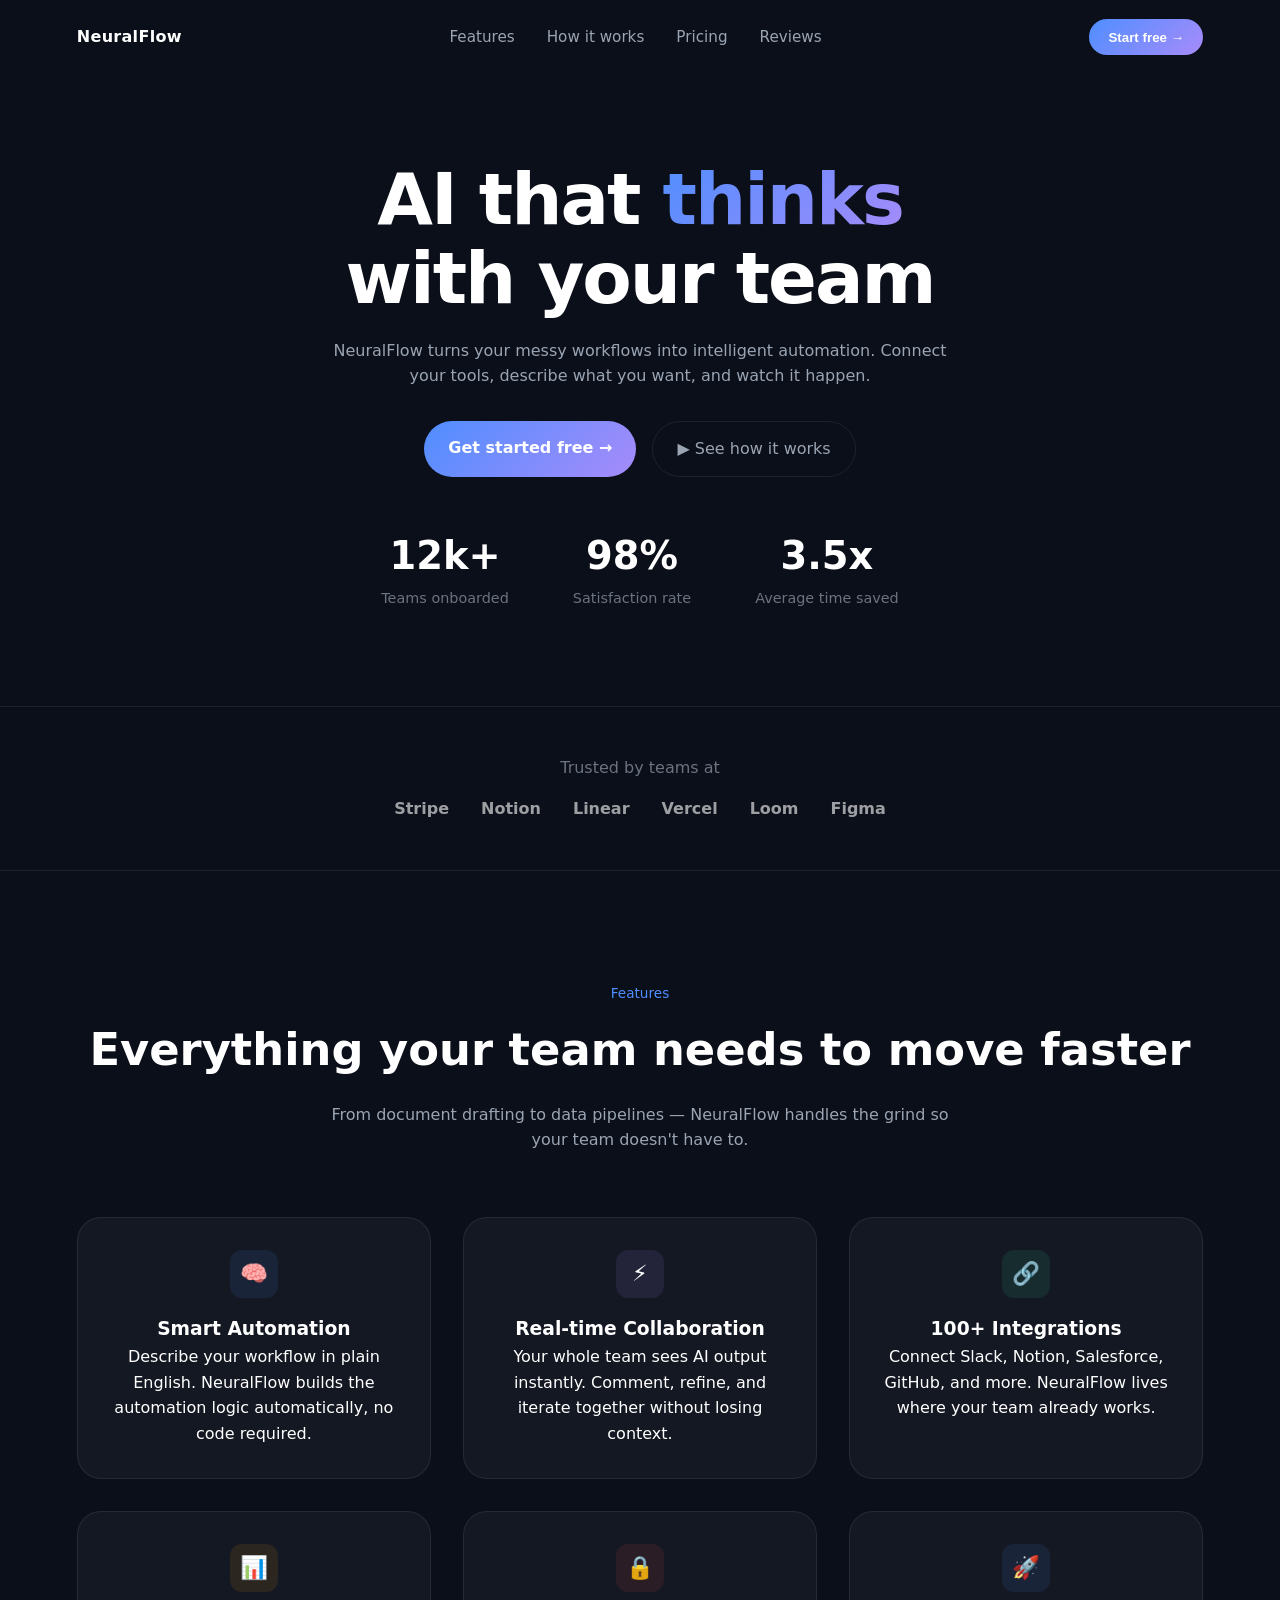
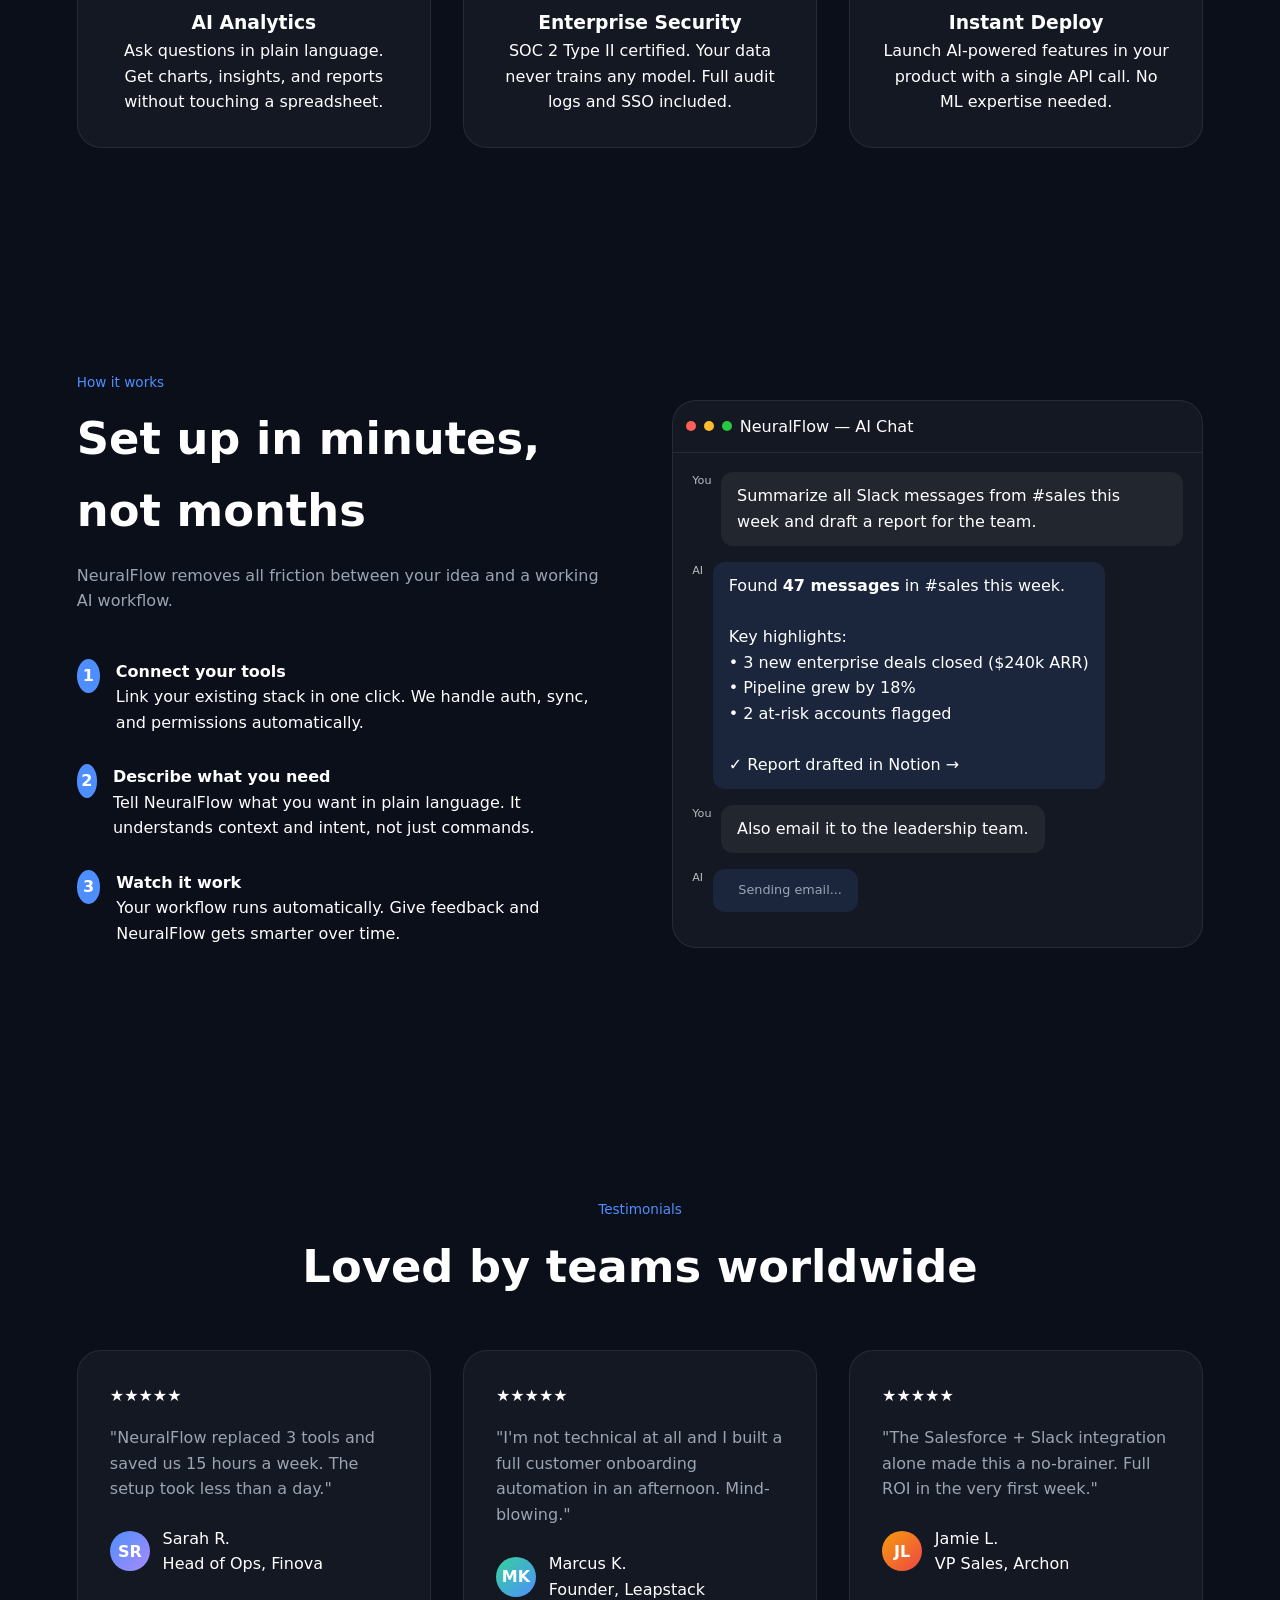
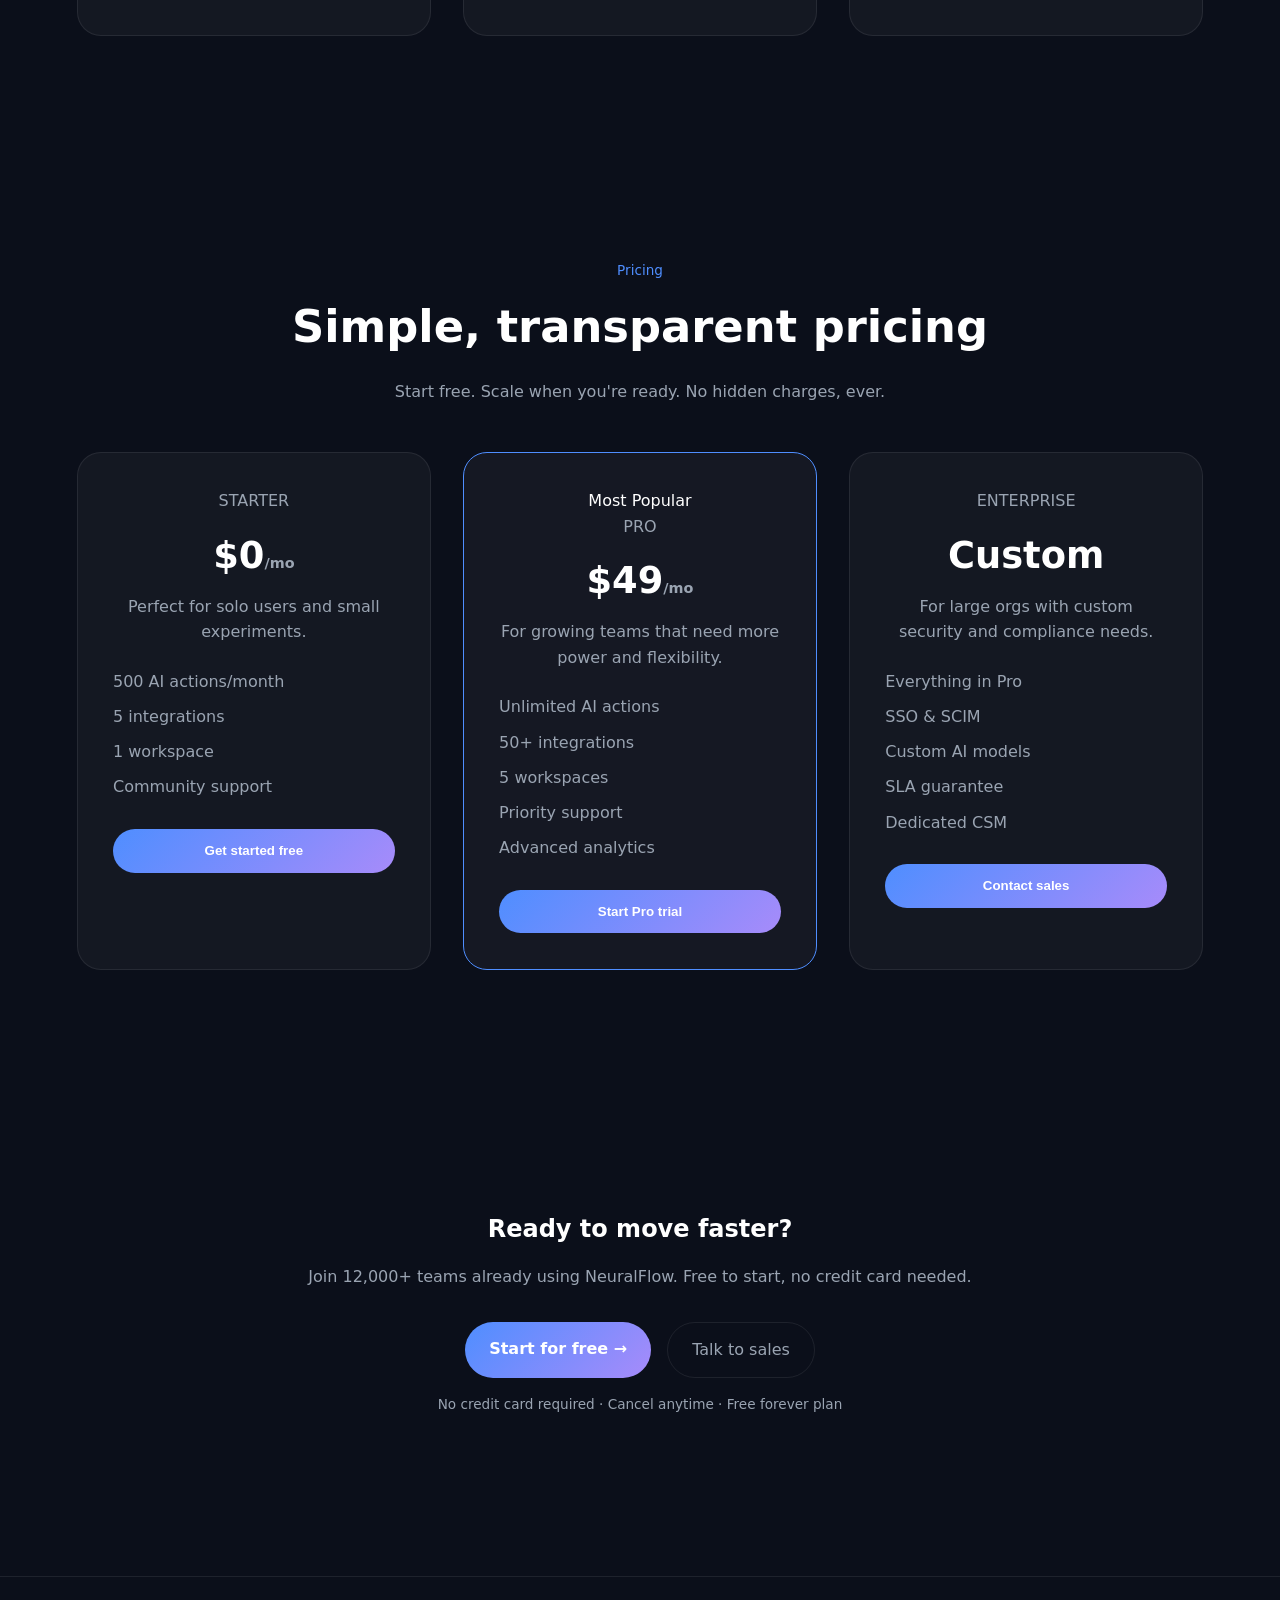
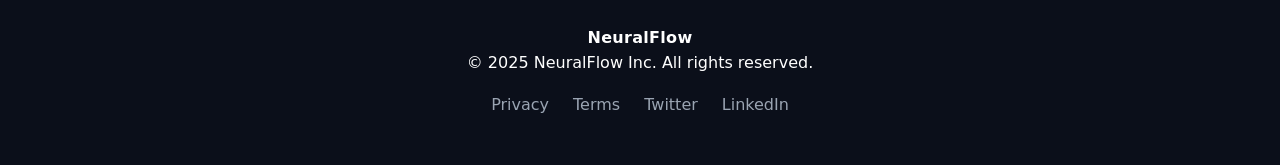
<file: index.html>
<!DOCTYPE html>
<html lang="en">

<head>
    <meta charset="UTF-8">
    <meta name="viewport" content="width=device-width, initial-scale=1.0">
    <title>NeuralFlow — AI That Thinks With You</title>
    <link rel="stylesheet" href="style.css">
</head>

<body>

    <nav id="navbar">
        <div class="logo">NeuralFlow</div>
        <ul class="nav-links">
            <li><a href="#features">Features</a></li>
            <li><a href="#how">How it works</a></li>
            <li><a href="#pricing">Pricing</a></li>
            <li><a href="#testimonials">Reviews</a></li>
        </ul>
        <button class="nav-cta" id="navCta">Start free →</button>
    </nav>

    <section class="hero">
        <div class="hero-grid"></div>
        <div class="hero-badge"><span class="pulse-dot"></span>Now with GPT-4o + Claude integration</div>
        <h1>AI that <span class="grad">thinks</span><br>with your team</h1>
        <p>NeuralFlow turns your messy workflows into intelligent automation. Connect your tools, describe what you
            want, and watch it happen.</p>
        <div class="hero-btns">
            <a href="get-started.html" class="btn-primary" id="heroStartBtn">Get started free →</a>
            <a href="#how" class="btn-ghost">▶ See how it works</a>
        </div>
        <div class="hero-stats">
            <div class="stat">
                <div class="stat-num">12k+</div>
                <div class="stat-label">Teams onboarded</div>
            </div>
            <div class="stat">
                <div class="stat-num">98%</div>
                <div class="stat-label">Satisfaction rate</div>
            </div>
            <div class="stat">
                <div class="stat-num">3.5x</div>
                <div class="stat-label">Average time saved</div>
            </div>
        </div>
    </section>

    <div class="logo-strip">
        <p>Trusted by teams at</p>
        <div class="logo-strip-logos">
            <span class="strip-logo">Stripe</span>
            <span class="strip-logo">Notion</span>
            <span class="strip-logo">Linear</span>
            <span class="strip-logo">Vercel</span>
            <span class="strip-logo">Loom</span>
            <span class="strip-logo">Figma</span>
        </div>
    </div>

    <section class="features" id="features">
        <div class="features-header">
            <div class="section-label">Features</div>
            <h2 class="section-title">Everything your team needs to move faster</h2>
            <p class="section-sub">From document drafting to data pipelines — NeuralFlow handles the grind so your team
                doesn't have to.</p>
        </div>
        <div class="features-grid">
            <div class="feature-card">
                <div class="feature-icon" style="background:rgba(79,142,255,0.1);">🧠</div>
                <h3>Smart Automation</h3>
                <p>Describe your workflow in plain English. NeuralFlow builds the automation logic automatically, no
                    code required.</p>
            </div>
            <div class="feature-card">
                <div class="feature-icon" style="background:rgba(167,139,250,0.1);">⚡</div>
                <h3>Real-time Collaboration</h3>
                <p>Your whole team sees AI output instantly. Comment, refine, and iterate together without losing
                    context.</p>
            </div>
            <div class="feature-card">
                <div class="feature-icon" style="background:rgba(52,211,153,0.1);">🔗</div>
                <h3>100+ Integrations</h3>
                <p>Connect Slack, Notion, Salesforce, GitHub, and more. NeuralFlow lives where your team already works.
                </p>
            </div>
            <div class="feature-card">
                <div class="feature-icon" style="background:rgba(245,158,11,0.1);">📊</div>
                <h3>AI Analytics</h3>
                <p>Ask questions in plain language. Get charts, insights, and reports without touching a spreadsheet.
                </p>
            </div>
            <div class="feature-card">
                <div class="feature-icon" style="background:rgba(239,68,68,0.1);">🔒</div>
                <h3>Enterprise Security</h3>
                <p>SOC 2 Type II certified. Your data never trains any model. Full audit logs and SSO included.</p>
            </div>
            <div class="feature-card">
                <div class="feature-icon" style="background:rgba(79,142,255,0.1);">🚀</div>
                <h3>Instant Deploy</h3>
                <p>Launch AI-powered features in your product with a single API call. No ML expertise needed.</p>
            </div>
        </div>
    </section>

    <section class="how-section" id="how">
        <div class="how">
            <div class="how-text">
                <div class="section-label">How it works</div>
                <h2 class="section-title">Set up in minutes,<br>not months</h2>
                <p class="section-sub" style="margin-bottom:2.8rem;">NeuralFlow removes all friction between your idea
                    and a working AI workflow.</p>
                <div class="step">
                    <div class="step-num">1</div>
                    <div class="step-body">
                        <h4>Connect your tools</h4>
                        <p>Link your existing stack in one click. We handle auth, sync, and permissions automatically.
                        </p>
                    </div>
                </div>
                <div class="step">
                    <div class="step-num">2</div>
                    <div class="step-body">
                        <h4>Describe what you need</h4>
                        <p>Tell NeuralFlow what you want in plain language. It understands context and intent, not just
                            commands.</p>
                    </div>
                </div>
                <div class="step">
                    <div class="step-num">3</div>
                    <div class="step-body">
                        <h4>Watch it work</h4>
                        <p>Your workflow runs automatically. Give feedback and NeuralFlow gets smarter over time.</p>
                    </div>
                </div>
            </div>
            <div class="how-visual">
                <div class="demo-box">
                    <div class="demo-topbar">
                        <div class="dot" style="background:#ff5f57;"></div>
                        <div class="dot" style="background:#febc2e;"></div>
                        <div class="dot" style="background:#28c840;"></div>
                        <span class="topbar-title">NeuralFlow — AI Chat</span>
                    </div>
                    <div class="demo-body">
                        <div class="chat-msg">
                            <div class="avatar user">You</div>
                            <div class="bubble">Summarize all Slack messages from #sales this week and draft a report
                                for the team.</div>
                        </div>
                        <div class="chat-msg">
                            <div class="avatar ai">AI</div>
                            <div class="bubble ai-bubble">Found <strong>47 messages</strong> in #sales this
                                week.<br><br>Key highlights:<br>• 3 new enterprise deals closed ($240k ARR)<br>•
                                Pipeline grew by 18%<br>• 2 at-risk accounts flagged<br><br><span class="success">✓
                                    Report drafted in Notion →</span></div>
                        </div>
                        <div class="chat-msg">
                            <div class="avatar user">You</div>
                            <div class="bubble">Also email it to the leadership team.</div>
                        </div>
                        <div class="chat-msg">
                            <div class="avatar ai">AI</div>
                            <div class="bubble ai-bubble" style="display:flex;align-items:center;gap:0.6rem;">
                                <div class="typing"><span></span><span></span><span></span></div><span
                                    style="color:var(--muted);font-size:0.8rem;">Sending email...</span>
                            </div>
                        </div>
                    </div>
                </div>
            </div>
        </div>
    </section>

    <section class="testimonials-section" id="testimonials">
        <div class="testimonials-header">
            <div class="section-label">Testimonials</div>
            <h2 class="section-title">Loved by teams worldwide</h2>
        </div>
        <div class="testimonials-grid">
            <div class="testimonial">
                <div class="stars">★★★★★</div>
                <blockquote>"NeuralFlow replaced 3 tools and saved us 15 hours a week. The setup took less than a day."
                </blockquote>
                <div class="t-author">
                    <div class="t-avatar" style="background:linear-gradient(135deg,#4f8eff,#a78bfa);">SR</div>
                    <div>
                        <div class="t-name">Sarah R.</div>
                        <div class="t-role">Head of Ops, Finova</div>
                    </div>
                </div>
            </div>
            <div class="testimonial">
                <div class="stars">★★★★★</div>
                <blockquote>"I'm not technical at all and I built a full customer onboarding automation in an afternoon.
                    Mind-blowing."</blockquote>
                <div class="t-author">
                    <div class="t-avatar" style="background:linear-gradient(135deg,#34d399,#4f8eff);">MK</div>
                    <div>
                        <div class="t-name">Marcus K.</div>
                        <div class="t-role">Founder, Leapstack</div>
                    </div>
                </div>
            </div>
            <div class="testimonial">
                <div class="stars">★★★★★</div>
                <blockquote>"The Salesforce + Slack integration alone made this a no-brainer. Full ROI in the very first
                    week."</blockquote>
                <div class="t-author">
                    <div class="t-avatar" style="background:linear-gradient(135deg,#f59e0b,#ef4444);">JL</div>
                    <div>
                        <div class="t-name">Jamie L.</div>
                        <div class="t-role">VP Sales, Archon</div>
                    </div>
                </div>
            </div>
        </div>
    </section>

    <section class="pricing-section" id="pricing">
        <div class="pricing-header">
            <div class="section-label">Pricing</div>
            <h2 class="section-title">Simple, transparent pricing</h2>
            <p class="section-sub" style="margin:0.5rem auto 0;text-align:center;max-width:100%;">Start free. Scale when
                you're ready. No hidden charges, ever.</p>
        </div>
        <div class="pricing-grid">
            <div class="plan">
                <div class="plan-name">STARTER</div>
                <div class="plan-price">$0<span>/mo</span></div>
                <div class="plan-desc">Perfect for solo users and small experiments.</div>
                <ul class="plan-features">
                    <li>500 AI actions/month</li>
                    <li>5 integrations</li>
                    <li>1 workspace</li>
                    <li>Community support</li>
                </ul>
                <button class="plan-btn" onclick="handlePlanClick('free')">Get started free</button>
            </div>
            <div class="plan featured">
                <div class="plan-badge">Most Popular</div>
                <div class="plan-name">PRO</div>
                <div class="plan-price">$49<span>/mo</span></div>
                <div class="plan-desc">For growing teams that need more power and flexibility.</div>
                <ul class="plan-features">
                    <li>Unlimited AI actions</li>
                    <li>50+ integrations</li>
                    <li>5 workspaces</li>
                    <li>Priority support</li>
                    <li>Advanced analytics</li>
                </ul>
                <button class="plan-btn" onclick="handlePlanClick('pro')">Start Pro trial</button>
            </div>
            <div class="plan">
                <div class="plan-name">ENTERPRISE</div>
                <div class="plan-price">Custom</div>
                <div class="plan-desc">For large orgs with custom security and compliance needs.</div>
                <ul class="plan-features">
                    <li>Everything in Pro</li>
                    <li>SSO & SCIM</li>
                    <li>Custom AI models</li>
                    <li>SLA guarantee</li>
                    <li>Dedicated CSM</li>
                </ul>
                <button class="plan-btn" onclick="handlePlanClick('enterprise')">Contact sales</button>
            </div>
        </div>
    </section>

    <section class="cta-section">
        <h2>Ready to move faster?</h2>
        <p>Join 12,000+ teams already using NeuralFlow. Free to start, no credit card needed.</p>
        <div class="cta-btns">
            <a href="get-started.html" class="btn-primary" id="ctaStartBtn">Start for free →</a>
            <a href="#" class="btn-ghost">Talk to sales</a>
        </div>
        <p class="cta-note">No credit card required · Cancel anytime · Free forever plan</p>
    </section>

    <footer>
        <div class="logo">NeuralFlow</div>
        <p>© 2025 NeuralFlow Inc. All rights reserved.</p>
        <div class="footer-links"><a href="#">Privacy</a><a href="#">Terms</a><a href="#">Twitter</a><a
                href="#">LinkedIn</a></div>
    </footer>

    <script src="auth.js"></script>
    <script>
        const navbar = document.getElementById('navbar');
        window.addEventListener('scroll', () => navbar.classList.toggle('scrolled', window.scrollY > 40));

        // Adapt UI based on login state
        const session = Auth.getSession();
        if (session) {
            const navCta = document.getElementById('navCta');
            navCta.textContent = 'Dashboard →';
            navCta.onclick = () => window.location.href = 'dashboard.html';
            document.getElementById('heroStartBtn').textContent = 'Go to Dashboard →';
            document.getElementById('heroStartBtn').href = 'dashboard.html';
            document.getElementById('ctaStartBtn').textContent = 'Go to Dashboard →';
            document.getElementById('ctaStartBtn').href = 'dashboard.html';
        } else {
            document.getElementById('navCta').onclick = () => window.location.href = 'get-started.html';
        }

        function handlePlanClick(plan) {
            const session = Auth.getSession();
            if (!session) {
                localStorage.setItem('nf_intended_plan', plan);
                window.location.href = 'get-started.html';
                return;
            }
            if (plan === 'free') window.location.href = 'dashboard.html';
            else if (plan === 'pro') window.location.href = 'billing.html';
            else window.location.href = 'mailto:sales@neuralflow.ai';
        }
    </script>
</body>

</html>
</file>
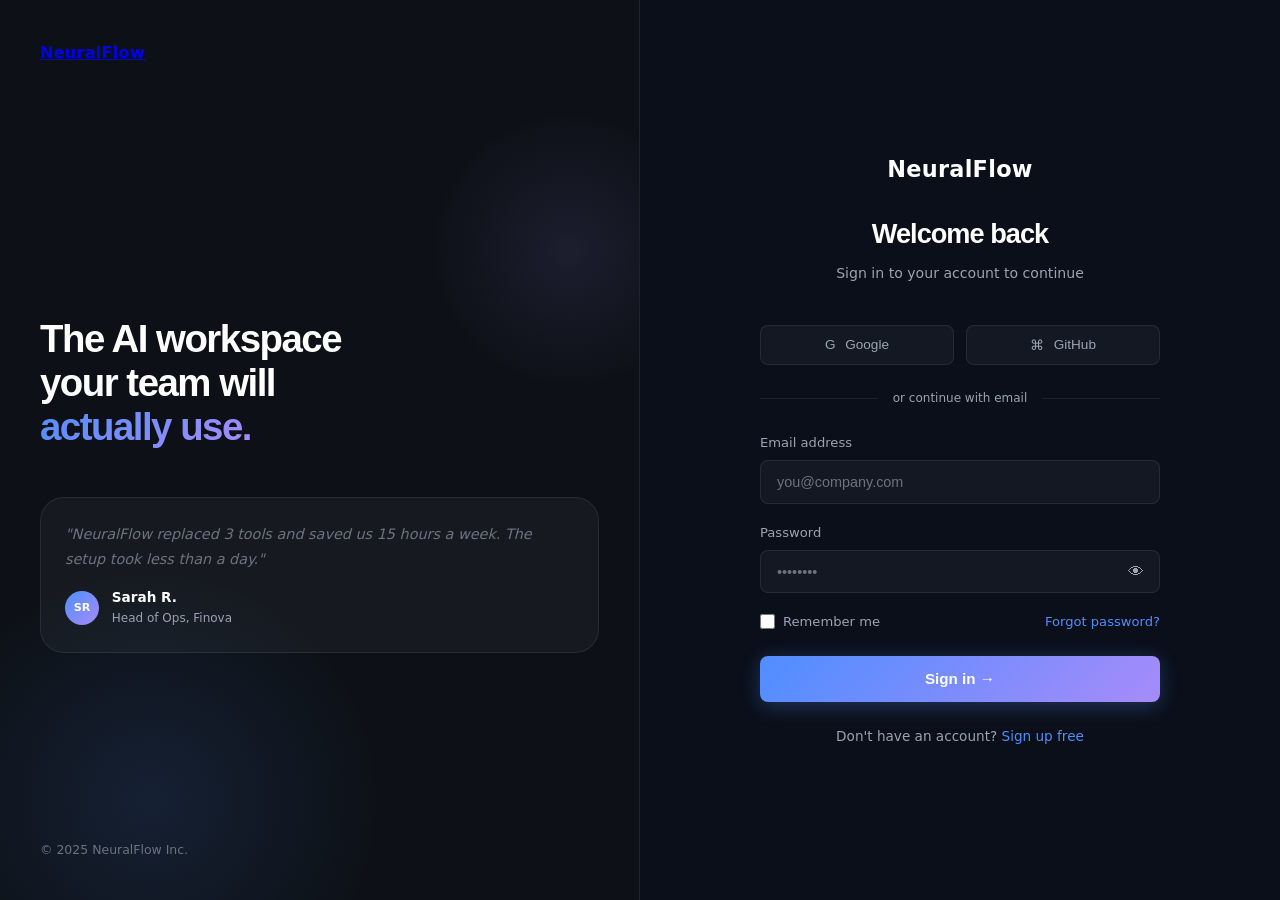
<file: billing.html>
<!DOCTYPE html>
<html lang="en">

<head>
    <meta charset="UTF-8">
    <meta name="viewport" content="width=device-width, initial-scale=1.0">
    <title>Billing — NeuralFlow</title>
    <link rel="stylesheet" href="style.css">
    <link rel="stylesheet" href="billing.css">
</head>

<body>

    <nav class="dash-nav">
        <div class="logo">NeuralFlow</div>
        <button class="back-btn" onclick="window.location.href='dashboard.html'">← Back</button>
    </nav>

    <div class="billing-main">
        <!-- LEFT: Form -->
        <div class="billing-form">
            <h2>Upgrade to Pro ⚡</h2>
            <p>You won't be charged until your 14-day trial ends.</p>

            <div class="trial-badge">🎉 14-day free trial — cancel anytime, no questions asked</div>

            <div class="form-section-title">Personal info</div>
            <div class="form-group"><label>Full name</label><input type="text" id="billName" placeholder="Yusra Yahya">
            </div>
            <div class="form-group"><label>Email</label><input type="email" id="billEmail"
                    placeholder="you@company.com"></div>

            <div class="form-section-title">Payment details</div>
            <div class="card-icons">
                <div class="card-icon">VISA</div>
                <div class="card-icon">MC</div>
                <div class="card-icon">AMEX</div>
                <div class="card-icon">PayPal</div>
            </div>
            <div class="form-group"><label>Card number</label><input type="text" id="cardNum"
                    placeholder="1234 5678 9012 3456" maxlength="19" oninput="formatCard(this)"></div>
            <div class="form-row-2">
                <div class="form-group"><label>Expiry date</label><input type="text" id="cardExp" placeholder="MM / YY"
                        maxlength="7" oninput="formatExpiry(this)"></div>
                <div class="form-group"><label>CVV</label><input type="text" id="cardCvv" placeholder="•••"
                        maxlength="4" oninput="this.value=this.value.replace(/\D/g,'')"></div>
            </div>

            <div class="form-section-title">Billing address</div>
            <div class="form-group"><label>Country</label>
                <select id="country">
                    <option value="" disabled selected>Select country</option>
                    <option>United States</option>
                    <option>United Kingdom</option>
                    <option>Pakistan</option>
                    <option>Canada</option>
                    <option>Australia</option>
                    <option>Germany</option>
                    <option>India</option>
                    <option>Other</option>
                </select>
            </div>
            <div class="form-group"><label>ZIP / Postal code</label><input type="text" id="zipCode" placeholder="12345">
            </div>

            <button class="submit-btn" id="payBtn" onclick="handlePayment()">Start 14-day free trial →</button>
            <p class="secure-note">🔒 Secured by 256-bit SSL encryption</p>
        </div>

        <!-- RIGHT: Summary -->
        <div class="order-summary">
            <div class="summary-card">
                <h3>Order Summary</h3>
                <div class="summary-plan">
                    <div class="summary-plan-icon">⚡</div>
                    <div>
                        <div class="summary-plan-name">NeuralFlow Pro</div>
                        <div class="summary-plan-billing">Billed monthly</div>
                    </div>
                </div>
                <ul class="summary-items">
                    <li><span class="item-label">Pro plan</span><span class="item-val">$49.00</span></li>
                    <li><span class="item-label">14-day trial discount</span><span class="item-val"
                            style="color:#34d399;">-$49.00</span></li>
                    <li><span class="item-label">Tax</span><span class="item-val">$0.00</span></li>
                </ul>
                <div class="summary-total">
                    <span class="total-label">Due today</span>
                    <span class="total-val">$0.00</span>
                </div>
                <div class="summary-perks">
                    <p>What you get with Pro:</p>
                    <ul>
                        <li>Unlimited AI actions</li>
                        <li>50+ integrations</li>
                        <li>5 workspaces</li>
                        <li>Priority support</li>
                        <li>Advanced analytics</li>
                        <li>Cancel anytime</li>
                    </ul>
                </div>
            </div>
        </div>
    </div>

    <!-- Success Overlay -->
    <div class="success-overlay" id="successOverlay">
        <div class="success-box">
            <div class="big-icon">🎉</div>
            <h2>You're on Pro!</h2>
            <p>Welcome to NeuralFlow Pro. Your 14-day free trial has started. Enjoy unlimited AI actions and all Pro
                features.</p>
            <button class="go-btn" onclick="goToWorkspace()">Go to workspace →</button>
        </div>
    </div>

    <script src="auth.js"></script>
    <script>
        Auth.requireAuth('login.html');

        // Pre-fill name/email from session
        const session = Auth.getSession();
        if (session) {
            if (session.name) document.getElementById('billName').value = session.name;
            if (session.email) document.getElementById('billEmail').value = session.email;
        }

        // Card number formatting
        function formatCard(input) {
            let val = input.value.replace(/\D/g, '').substring(0, 16);
            input.value = val.replace(/(.{4})/g, '$1 ').trim();
        }

        // Expiry formatting
        function formatExpiry(input) {
            let val = input.value.replace(/\D/g, '').substring(0, 4);
            if (val.length >= 2) val = val.substring(0, 2) + ' / ' + val.substring(2);
            input.value = val;
        }

        function handlePayment() {
            const name = document.getElementById('billName');
            const email = document.getElementById('billEmail');
            const cardNum = document.getElementById('cardNum');
            const cardExp = document.getElementById('cardExp');
            const cardCvv = document.getElementById('cardCvv');
            const btn = document.getElementById('payBtn');
            let valid = true;

            [name, email, cardNum, cardExp, cardCvv].forEach(clearError);

            if (!Validate.required(name.value)) { showError(name, 'Full name is required.'); valid = false; }
            if (!Validate.email(email.value)) { showError(email, 'Valid email is required.'); valid = false; }
            if (cardNum.value.replace(/\s/g, '').length < 16) { showError(cardNum, 'Please enter a valid 16-digit card number.'); valid = false; }
            if (cardExp.value.replace(/\s\/\s/g, '').length < 4) { showError(cardExp, 'Please enter a valid expiry date.'); valid = false; }
            if (cardCvv.value.length < 3) { showError(cardCvv, 'CVV must be 3-4 digits.'); valid = false; }

            if (!valid) return;

            btn.textContent = 'Processing...';
            btn.disabled = true;

            setTimeout(() => {
                Auth.upgradePlan('pro');
                document.getElementById('successOverlay').classList.add('show');
            }, 1800);
        }

        function goToWorkspace() {
            window.location.href = 'pro-workspace.html';
        }
    </script>
</body>

</html>
</file>
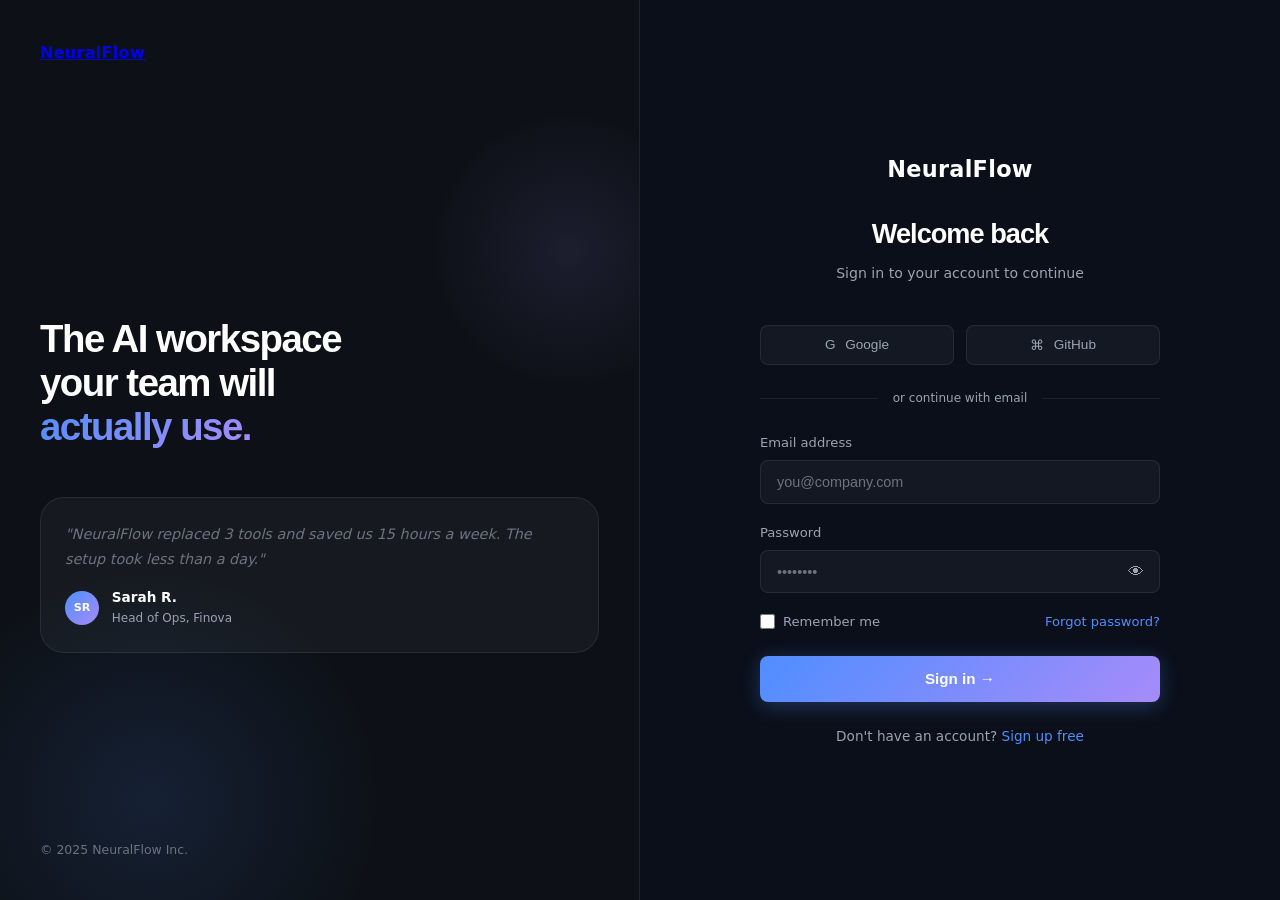
<file: dashboard.html>
<!DOCTYPE html>
<html lang="en">

<head>
    <meta charset="UTF-8">
    <meta name="viewport" content="width=device-width, initial-scale=1.0">
    <title>Dashboard — NeuralFlow</title>
    <link rel="stylesheet" href="style.css">
    <link rel="stylesheet" href="dashboard.css">
</head>

<body>

    <!-- DASH NAV -->
    <nav class="dash-nav">
        <div class="logo">NeuralFlow</div>
        <div class="dash-nav-right">
            <div class="user-pill">
                <div class="user-avatar" id="userAvatar">?</div>
                <span class="user-name" id="userName">Loading...</span>
            </div>
            <button class="logout-btn" onclick="Auth.logout()">Sign out</button>
        </div>
    </nav>

    <!-- MAIN -->
    <main class="dash-main">
        <div class="dash-welcome">
            <h1>Welcome back, <span class="grad" id="welcomeName">there</span> 👋</h1>
            <p>Choose your plan to get started — or upgrade anytime.</p>
        </div>

        <!-- Current plan banner -->
        <div class="current-plan-banner" id="planBanner">
            <div class="cpb-left">
                <div class="cpb-dot"></div>
                <div class="cpb-text">You're on the <span id="currentPlanLabel">Free</span> plan</div>
            </div>
            <button class="cpb-upgrade" onclick="window.location.href='billing.html'" id="upgradeBtn">Upgrade to Pro
                →</button>
        </div>

        <!-- Plan Cards -->
        <div class="plan-grid">
            <div class="plan-card" onclick="choosePlan('free')">
                <div class="plan-icon">🚀</div>
                <div class="plan-name">STARTER</div>
                <div class="plan-price-big">$0<span>/mo</span></div>
                <div class="plan-tagline">Perfect for solo users and small experiments. No credit card needed.</div>
                <ul class="plan-perks">
                    <li>500 AI actions/month</li>
                    <li>5 integrations</li>
                    <li>1 workspace</li>
                    <li>Community support</li>
                </ul>
                <button class="plan-action" id="freePlanBtn">Continue with Free</button>
            </div>

            <div class="plan-card featured" onclick="choosePlan('pro')">
                <div class="plan-badge">Most Popular</div>
                <div class="plan-icon">⚡</div>
                <div class="plan-name">PRO</div>
                <div class="plan-price-big">$49<span>/mo</span></div>
                <div class="plan-tagline">For growing teams that need unlimited power and flexibility.</div>
                <ul class="plan-perks">
                    <li>Unlimited AI actions</li>
                    <li>50+ integrations</li>
                    <li>5 workspaces</li>
                    <li>Priority support</li>
                    <li>Advanced analytics</li>
                </ul>
                <button class="plan-action">Upgrade to Pro →</button>
            </div>

            <div class="plan-card" onclick="window.location.href='mailto:sales@neuralflow.ai'">
                <div class="plan-icon">🏢</div>
                <div class="plan-name">ENTERPRISE</div>
                <div class="plan-price-big" style="font-size:2rem;">Custom</div>
                <div class="plan-tagline">For large orgs with custom security, compliance, and SLA needs.</div>
                <ul class="plan-perks">
                    <li>Everything in Pro</li>
                    <li>SSO & SCIM</li>
                    <li>Custom AI models</li>
                    <li>SLA guarantee</li>
                    <li>Dedicated CSM</li>
                </ul>
                <button class="plan-action">Contact sales →</button>
            </div>
        </div>
    </main>

    <script src="auth.js"></script>
    <script>
        // Require login
        Auth.requireAuth('login.html');

        const session = Auth.getSession();
        if (session) {
            // Populate UI
            document.getElementById('welcomeName').textContent = session.name || 'there';
            document.getElementById('userName').textContent = session.name || session.email;
            document.getElementById('userAvatar').textContent = (session.name || 'U')[0].toUpperCase();
            document.getElementById('currentPlanLabel').textContent = session.plan === 'pro' ? 'Pro ⚡' : 'Free';

            // If already pro, hide upgrade banner
            if (session.plan === 'pro') {
                document.getElementById('upgradeBtn').style.display = 'none';
                document.getElementById('freePlanBtn').textContent = 'Currently Active ✓';
                document.querySelector('.cpb-text').innerHTML = 'You\'re on the <span style="color:#34d399">Pro ⚡</span> plan — enjoy all features!';
            }
        }

        function choosePlan(plan) {
            if (plan === 'free') {
                window.location.href = 'free-workspace.html';
            } else if (plan === 'pro') {
                window.location.href = 'billing.html';
            }
        }
    </script>
</body>

</html>
</file>
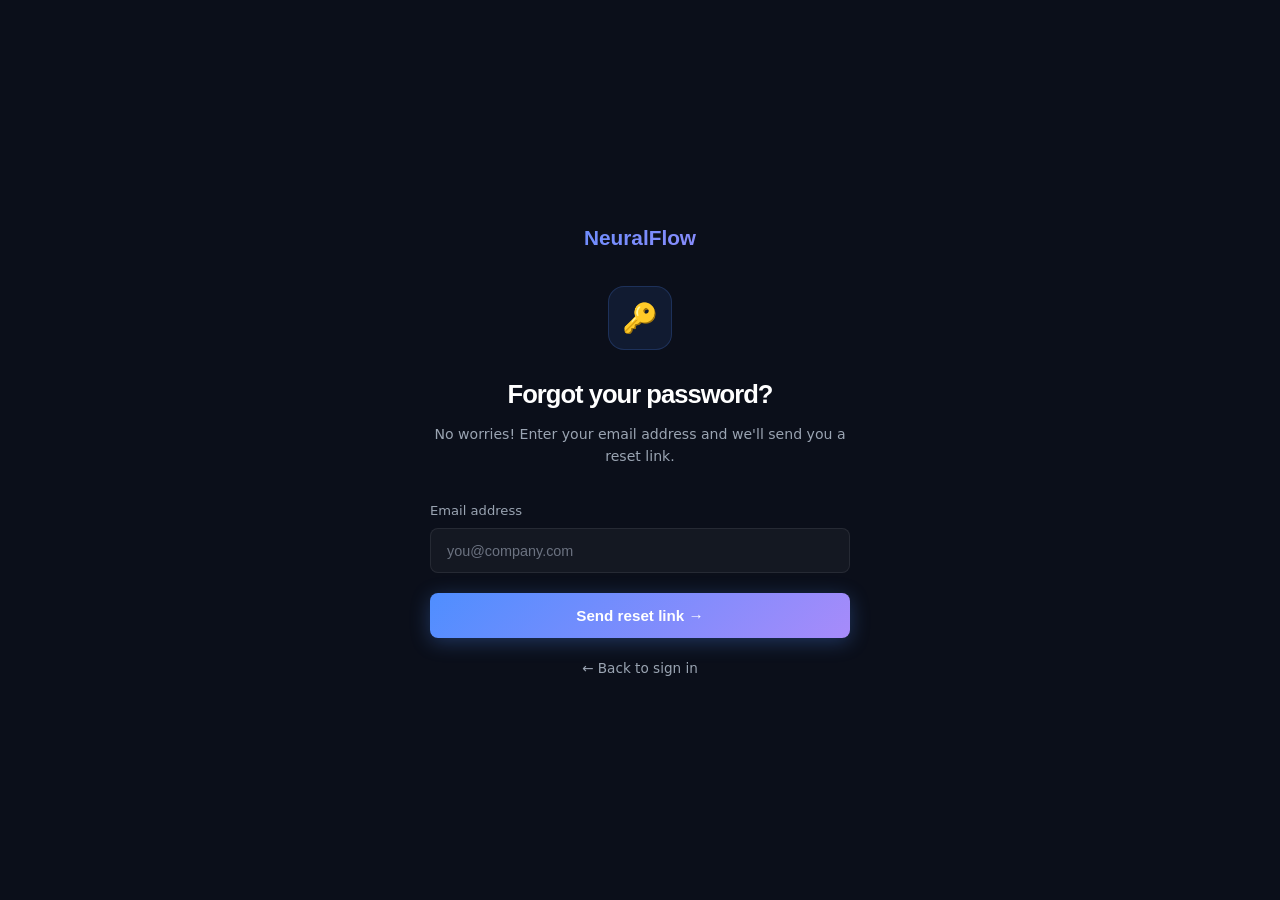
<file: forgot-password.html>
<!DOCTYPE html>
<html lang="en">

<head>
    <meta charset="UTF-8">
    <meta name="viewport" content="width=device-width, initial-scale=1.0">
    <title>Forgot Password — NeuralFlow</title>
    <link rel="stylesheet" href="style.css">
    <link rel="stylesheet" href="forgot-password.css">
</head>

<body>

    <div class="fp-card">
        <a href="index.html" class="fp-logo">NeuralFlow</a>

        <!-- FORM STATE -->
        <div id="formState">
            <div class="fp-icon">🔑</div>
            <h2>Forgot your password?</h2>
            <p class="fp-sub">No worries! Enter your email address and we'll send you a reset link.</p>

            <div class="form-group">
                <label for="resetEmail">Email address</label>
                <input type="email" id="resetEmail" placeholder="you@company.com">
            </div>

            <button class="submit-btn" id="resetBtn" onclick="handleReset()">Send reset link →</button>
            <a href="login.html" class="back-link">← Back to sign in</a>
        </div>

        <!-- SUCCESS STATE -->
        <div class="success-state" id="successState">
            <div class="success-icon">📬</div>
            <h2>Check your inbox!</h2>
            <p>We've sent a password reset link to <strong id="sentEmail" style="color:#fff;"></strong>. Check your
                inbox and follow the instructions.</p>
            <a href="login.html" class="submit-btn" style="display:block;text-align:center;text-decoration:none;">Back
                to sign in</a>
            <p class="resend-note">Didn't receive it? <a onclick="resend()">Resend email</a></p>
        </div>
    </div>

    <script src="auth.js"></script>
    <script>
        function handleReset() {
            const emailInput = document.getElementById('resetEmail');
            const btn = document.getElementById('resetBtn');
            clearError(emailInput);

            if (!Validate.required(emailInput.value)) { showError(emailInput, 'Email is required.'); return; }
            if (!Validate.email(emailInput.value)) { showError(emailInput, 'Please enter a valid email address.'); return; }

            btn.textContent = 'Sending...';
            btn.disabled = true;

            // Simulate sending (fake — no real backend)
            setTimeout(() => {
                document.getElementById('sentEmail').textContent = emailInput.value;
                document.getElementById('formState').style.display = 'none';
                document.getElementById('successState').style.display = 'block';
            }, 1200);
        }

        function resend() {
            showToast('Reset link resent!', 'success');
        }

        document.addEventListener('keydown', e => { if (e.key === 'Enter') handleReset(); });
    </script>
</body>

</html>
</file>
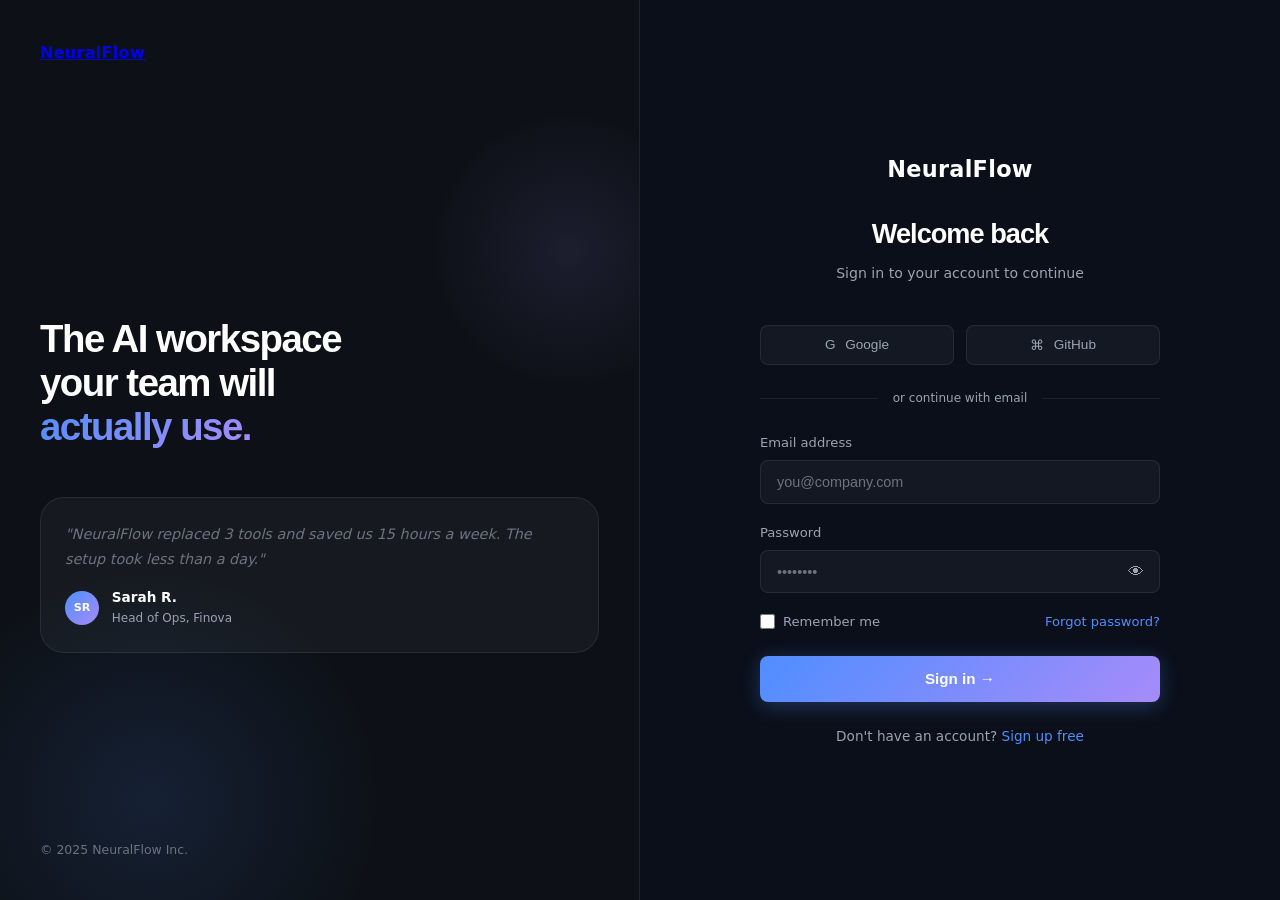
<file: free-worspace.html>
<!DOCTYPE html>
<html lang="en">

<head>
    <meta charset="UTF-8">
    <meta name="viewport" content="width=device-width, initial-scale=1.0">
    <title>Workspace — NeuralFlow</title>
    <link rel="stylesheet" href="style.css">
    <link rel="stylesheet" href="free-worspace.css">
</head>

<body>

    <div class="app">
        <!-- SIDEBAR -->
        <aside class="sidebar">
            <div class="sidebar-logo">NeuralFlow</div>
            <div class="sidebar-section">Workspace</div>
            <div class="sidebar-item active"><span class="icon">🏠</span> Home</div>
            <div class="sidebar-item"><span class="icon">🧠</span> AI Chat</div>
            <div class="sidebar-item"><span class="icon">⚡</span> Automations</div>
            <div class="sidebar-item"><span class="icon">📊</span> Analytics</div>
            <div class="sidebar-section">Tools</div>
            <div class="sidebar-item"><span class="icon">🔗</span> Integrations</div>
            <div class="sidebar-item"><span class="icon">👥</span> Team</div>
            <div class="sidebar-item"><span class="icon">⚙️</span> Settings</div>
            <div class="sidebar-bottom">
                <div class="user-info">
                    <div class="user-av" id="sideAvatar">U</div>
                    <div class="user-meta">
                        <div class="name" id="sideName">Loading...</div>
                        <div class="plan-tag" id="sidePlan">Free plan</div>
                    </div>
                </div>
                <div class="logout-link" onclick="Auth.logout()">Sign out →</div>
            </div>
        </aside>

        <!-- MAIN -->
        <div class="main-content">
            <div class="topbar">
                <div class="topbar-title">👋 Your Workspace</div>
                <div class="plan-pill free" id="topPlanPill">Free plan</div>
            </div>

            <div class="content">

                <!-- Stats -->
                <div class="stats-grid">
                    <div class="stat-card">
                        <div class="label">AI Actions Used</div>
                        <div class="value" id="actionsUsed">47</div>
                        <div class="change">↑ 12 this week</div>
                    </div>
                    <div class="stat-card">
                        <div class="label">Actions Remaining</div>
                        <div class="value" id="actionsLeft">453</div>
                        <div class="change" style="color:#9aa4b2;">of 500 total</div>
                    </div>
                    <div class="stat-card">
                        <div class="label">Integrations</div>
                        <div class="value">2</div>
                        <div class="change">of 5 available</div>
                    </div>
                    <div class="stat-card">
                        <div class="label">Automations</div>
                        <div class="value">3</div>
                        <div class="change">↑ 1 new</div>
                    </div>
                </div>

                <!-- Usage bar -->
                <div class="usage-card">
                    <div class="usage-header">
                        <h3>Monthly AI Actions</h3>
                        <span class="usage-count" id="usageCount">47 / 500</span>
                    </div>
                    <div class="usage-bar">
                        <div class="usage-fill" id="usageFill" style="width:9.4%"></div>
                    </div>
                    <div class="usage-footer"><span>0</span><span id="usageMax">500 actions / month</span></div>
                </div>

                <!-- Upgrade banner (free only) -->
                <div class="upgrade-banner" id="upgradeBanner">
                    <div class="ub-text">
                        <h4>🚀 Unlock unlimited AI actions</h4>
                        <p>Upgrade to Pro for unlimited actions, 50+ integrations, and priority support.</p>
                    </div>
                    <button class="ub-btn" onclick="window.location.href='billing.html'">Upgrade to Pro →</button>
                </div>

                <!-- AI Chat -->
                <div class="chat-section">
                    <div class="chat-header">
                        <div class="chat-header-dot"></div>
                        <span class="chat-header-title">AI Assistant</span>
                        <span class="chat-header-sub">Powered by NeuralFlow</span>
                    </div>
                    <div class="chat-messages" id="chatMessages">
                        <div class="msg">
                            <div class="msg-avatar ai">AI</div>
                            <div class="msg-bubble">Hey! I'm your NeuralFlow AI assistant. Ask me to summarize Slack
                                messages, draft emails, analyze data, or automate any workflow. What would you like to
                                do today?</div>
                        </div>
                    </div>
                    <div class="chat-input-area">
                        <input class="chat-input" id="chatInput"
                            placeholder="Ask me anything... e.g. 'Summarize my emails from today'"
                            onkeydown="if(event.key==='Enter') sendMessage()">
                        <button class="send-btn" onclick="sendMessage()">Send →</button>
                    </div>
                </div>

            </div>
        </div>
    </div>

    <script src="auth.js"></script>
    <script>
        Auth.requireAuth('login.html');

        const session = Auth.getSession();
        if (session) {
            document.getElementById('sideName').textContent = session.name || session.email;
            document.getElementById('sideAvatar').textContent = (session.name || 'U')[0].toUpperCase();

            const isPro = session.plan === 'pro';
            const planLabel = isPro ? 'Pro ⚡' : 'Free plan';

            document.getElementById('sidePlan').textContent = planLabel;
            if (isPro) document.getElementById('sidePlan').classList.add('pro');

            const pill = document.getElementById('topPlanPill');
            pill.textContent = planLabel;
            if (isPro) { pill.classList.remove('free'); pill.classList.add('pro'); }

            // Pro users: hide upgrade banner, show unlimited
            if (isPro) {
                document.getElementById('upgradeBanner').classList.add('hidden');
                document.getElementById('actionsLeft').textContent = '∞';
                document.getElementById('actionsUsed').textContent = '247';
                document.getElementById('usageFill').style.width = '0%';
                document.getElementById('usageCount').textContent = 'Unlimited';
                document.getElementById('usageMax').textContent = 'Unlimited on Pro ⚡';
            }
        }

        // Simple fake AI chat
        const responses = [
            "Got it! I'm processing your request...\n\n✓ Done! Here's what I found based on your query.",
            "Sure thing! I've analyzed the data and prepared a summary for you.\n\n• Key insight 1: Performance is up 18%\n• Key insight 2: 3 action items flagged\n\n✓ Report ready →",
            "On it! I've connected to your integrations and pulled the latest data.\n\n✓ Task completed successfully.",
            "Great question! Based on your workspace data:\n\n• Your busiest day is Tuesday\n• Top automation: Email digest\n• Suggested action: Enable Slack integration\n\n✓ Analysis complete.",
        ];
        let msgCount = 0;

        function sendMessage() {
            const input = document.getElementById('chatInput');
            const messages = document.getElementById('chatMessages');
            const text = input.value.trim();
            if (!text) return;

            // User message
            const userMsg = document.createElement('div');
            userMsg.className = 'msg';
            userMsg.style.justifyContent = 'flex-end';
            userMsg.innerHTML = `<div class="msg-bubble user-bubble">${text}</div><div class="msg-avatar user">You</div>`;
            messages.appendChild(userMsg);
            input.value = '';
            messages.scrollTop = messages.scrollHeight;

            // Typing indicator
            const typing = document.createElement('div');
            typing.className = 'msg';
            typing.innerHTML = `<div class="msg-avatar ai">AI</div><div class="msg-bubble" style="display:flex;gap:4px;align-items:center;"><span style="width:6px;height:6px;background:#6b7280;border-radius:50%;display:inline-block;animation:bounce 1.2s infinite;"></span><span style="width:6px;height:6px;background:#6b7280;border-radius:50%;display:inline-block;animation:bounce 1.2s 0.2s infinite;"></span><span style="width:6px;height:6px;background:#6b7280;border-radius:50%;display:inline-block;animation:bounce 1.2s 0.4s infinite;"></span></div>`;
            messages.appendChild(typing);
            messages.scrollTop = messages.scrollHeight;

            setTimeout(() => {
                typing.remove();
                const aiMsg = document.createElement('div');
                aiMsg.className = 'msg';
                aiMsg.innerHTML = `<div class="msg-avatar ai">AI</div><div class="msg-bubble">${responses[msgCount % responses.length].replace(/\n/g, '<br>')}</div>`;
                messages.appendChild(aiMsg);
                messages.scrollTop = messages.scrollHeight;
                msgCount++;
            }, 1400);
        }
    </script>
</body>

</html>
</file>
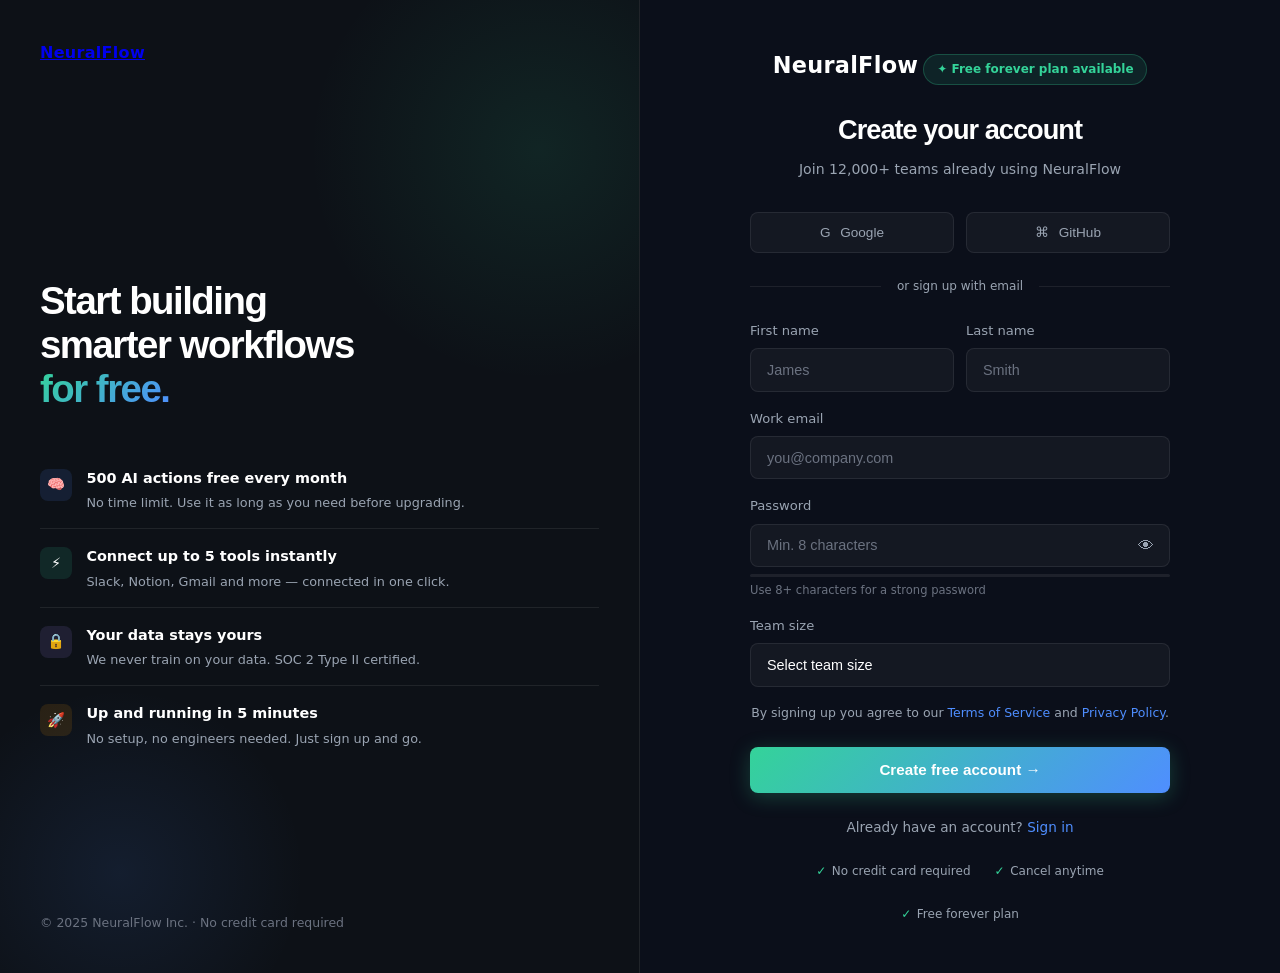
<file: get-started.html>
<!DOCTYPE html>
<html lang="en">

<head>
    <meta charset="UTF-8">
    <meta name="viewport" content="width=device-width, initial-scale=1.0">
    <title>Get Started Free — NeuralFlow</title>
    <link rel="stylesheet" href="style.css">
    <link rel="stylesheet" href="get-started.css">
</head>

<body>
    <div class="auth-page">

        <!-- LEFT -->
        <div class="auth-left">
            <div class="auth-left-top"><a href="index.html" class="logo">NeuralFlow</a></div>
            <div>
                <div class="auth-tagline">Start building<br>smarter workflows<br><span class="grad">for free.</span>
                </div>
                <ul class="perks">
                    <li>
                        <div class="perk-icon" style="background:rgba(79,142,255,0.12);">🧠</div>
                        <div>
                            <div class="perk-title">500 AI actions free every month</div>
                            <div class="perk-desc">No time limit. Use it as long as you need before upgrading.</div>
                        </div>
                    </li>
                    <li>
                        <div class="perk-icon" style="background:rgba(52,211,153,0.12);">⚡</div>
                        <div>
                            <div class="perk-title">Connect up to 5 tools instantly</div>
                            <div class="perk-desc">Slack, Notion, Gmail and more — connected in one click.</div>
                        </div>
                    </li>
                    <li>
                        <div class="perk-icon" style="background:rgba(167,139,250,0.12);">🔒</div>
                        <div>
                            <div class="perk-title">Your data stays yours</div>
                            <div class="perk-desc">We never train on your data. SOC 2 Type II certified.</div>
                        </div>
                    </li>
                    <li>
                        <div class="perk-icon" style="background:rgba(245,158,11,0.12);">🚀</div>
                        <div>
                            <div class="perk-title">Up and running in 5 minutes</div>
                            <div class="perk-desc">No setup, no engineers needed. Just sign up and go.</div>
                        </div>
                    </li>
                </ul>
            </div>
            <div class="auth-left-bottom">
                <p style="font-size:0.78rem;color:#6b7280;">© 2025 NeuralFlow Inc. · No credit card required</p>
            </div>
        </div>

        <!-- RIGHT -->
        <div class="auth-right">
            <div class="auth-form-wrap">
                <div class="auth-form-header">
                    <div class="logo">NeuralFlow</div>
                    <div class="free-badge">✦ Free forever plan available</div>
                    <h2>Create your account</h2>
                    <p>Join 12,000+ teams already using NeuralFlow</p>
                </div>

                <div class="social-btns">
                    <button class="social-btn" onclick="showToast('Social login coming soon!','info')"><span>G</span>
                        Google</button>
                    <button class="social-btn" onclick="showToast('Social login coming soon!','info')"><span>⌘</span>
                        GitHub</button>
                </div>

                <div class="divider"><span>or sign up with email</span></div>

                <div class="name-row">
                    <div class="form-group"><label for="firstName">First name</label><input type="text" id="firstName"
                            placeholder="James"></div>
                    <div class="form-group"><label for="lastName">Last name</label><input type="text" id="lastName"
                            placeholder="Smith"></div>
                </div>

                <div class="form-group">
                    <label for="signupEmail">Work email</label>
                    <input type="email" id="signupEmail" placeholder="you@company.com">
                </div>

                <div class="form-group">
                    <label for="signupPassword">Password</label>
                    <div class="pw-wrap">
                        <input type="password" id="signupPassword" placeholder="Min. 8 characters"
                            oninput="checkStrength(this.value)">
                        <button class="pw-toggle" id="pwToggle" type="button">👁</button>
                    </div>
                    <div class="pw-strength">
                        <div class="pw-strength-bar" id="strengthBar"></div>
                    </div>
                    <p class="pw-hint" id="strengthHint">Use 8+ characters for a strong password</p>
                </div>

                <div class="form-group">
                    <label for="teamSize">Team size</label>
                    <select id="teamSize">
                        <option value="" disabled selected>Select team size</option>
                        <option>Just me</option>
                        <option>2–10 people</option>
                        <option>11–50 people</option>
                        <option>51–200 people</option>
                        <option>200+ people</option>
                    </select>
                </div>

                <p class="terms">By signing up you agree to our <a href="#">Terms of Service</a> and <a href="#">Privacy
                        Policy</a>.</p>

                <button class="submit-btn" id="signupBtn" onclick="handleSignup()">Create free account →</button>

                <p class="auth-switch">Already have an account? <a href="login.html">Sign in</a></p>

                <div class="no-cc">
                    <span>No credit card required</span>
                    <span>Cancel anytime</span>
                    <span>Free forever plan</span>
                </div>
            </div>
        </div>
    </div>

    <script src="auth.js"></script>
    <script>
        // Redirect if already logged in
        Auth.redirectIfLoggedIn('dashboard.html');

        // Password toggle
        initPasswordToggle('signupPassword', 'pwToggle');

        // Password strength meter
        function checkStrength(val) {
            const bar = document.getElementById('strengthBar');
            const hint = document.getElementById('strengthHint');
            let score = 0;
            if (val.length >= 8) score++;
            if (/[A-Z]/.test(val)) score++;
            if (/[0-9]/.test(val)) score++;
            if (/[^A-Za-z0-9]/.test(val)) score++;
            const levels = [
                { w: '0%', bg: 'transparent', text: 'Use 8+ characters for a strong password' },
                { w: '25%', bg: '#ef4444', text: 'Weak — add uppercase letters' },
                { w: '50%', bg: '#f59e0b', text: 'Fair — add numbers or symbols' },
                { w: '75%', bg: '#4f8eff', text: 'Good — almost there!' },
                { w: '100%', bg: '#34d399', text: 'Strong password ✓' }
            ];
            const l = levels[score];
            bar.style.width = l.w;
            bar.style.background = l.bg;
            hint.textContent = l.text;
            hint.style.color = l.bg === 'transparent' ? '#6b7280' : l.bg;
        }

        function handleSignup() {
            const firstName = document.getElementById('firstName');
            const lastName = document.getElementById('lastName');
            const email = document.getElementById('signupEmail');
            const password = document.getElementById('signupPassword');
            const teamSize = document.getElementById('teamSize');
            const btn = document.getElementById('signupBtn');
            let valid = true;

            // Clear errors
            [firstName, lastName, email, password].forEach(clearError);

            // Validate
            if (!Validate.required(firstName.value)) { showError(firstName, 'First name is required.'); valid = false; }
            if (!Validate.required(lastName.value)) { showError(lastName, 'Last name is required.'); valid = false; }
            if (!Validate.required(email.value)) { showError(email, 'Email is required.'); valid = false; }
            else if (!Validate.email(email.value)) { showError(email, 'Please enter a valid email address.'); valid = false; }
            if (!Validate.password(password.value)) { showError(password, 'Password must be at least 8 characters.'); valid = false; }

            if (!valid) return;

            btn.textContent = 'Creating account...';
            btn.disabled = true;

            setTimeout(() => {
                const result = Auth.signup({
                    firstName: firstName.value,
                    lastName: lastName.value,
                    email: email.value,
                    password: password.value,
                    teamSize: teamSize.value
                });

                if (!result.success) {
                    showToast(result.error, 'error');
                    showError(email, result.error);
                    btn.textContent = 'Create free account →';
                    btn.disabled = false;
                } else {
                    showToast('Account created! Welcome to NeuralFlow 🎉', 'success');
                    // Check if user had an intended plan
                    const intended = localStorage.getItem('nf_intended_plan');
                    localStorage.removeItem('nf_intended_plan');
                    setTimeout(() => {
                        if (intended === 'pro') window.location.href = 'billing.html';
                        else window.location.href = 'dashboard.html';
                    }, 1200);
                }
            }, 900);
        }

        document.addEventListener('keydown', e => { if (e.key === 'Enter') handleSignup(); });
    </script>
</body>

</html>
</file>
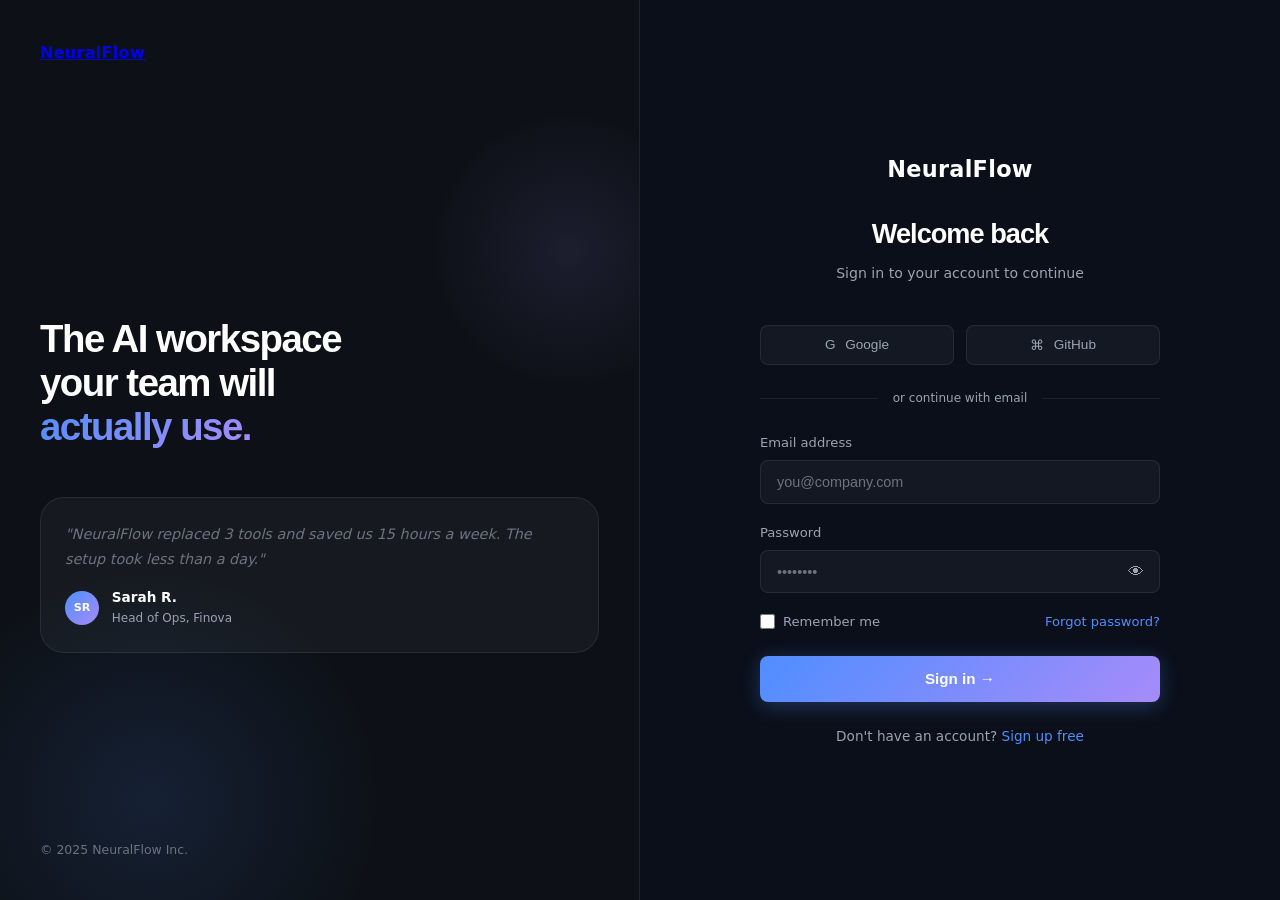
<file: login.html>
<!DOCTYPE html>
<html lang="en">

<head>
    <meta charset="UTF-8">
    <meta name="viewport" content="width=device-width, initial-scale=1.0">
    <title>Login — NeuralFlow</title>
    <link rel="stylesheet" href="style.css">
    <link rel="stylesheet" href="login.css">
</head>

<body>
    <div class="auth-page">

        <!-- LEFT -->
        <div class="auth-left">
            <div class="auth-left-top"><a href="index.html" class="logo">NeuralFlow</a></div>
            <div>
                <div class="auth-tagline">The AI workspace<br>your team will<br><span class="grad">actually use.</span>
                </div>
                <div class="auth-quote">
                    <p>"NeuralFlow replaced 3 tools and saved us 15 hours a week. The setup took less than a day."</p>
                    <div class="auth-quote-author">
                        <div class="quote-avatar">SR</div>
                        <div>
                            <div class="quote-name">Sarah R.</div>
                            <div class="quote-role">Head of Ops, Finova</div>
                        </div>
                    </div>
                </div>
            </div>
            <div class="auth-left-bottom">
                <p style="font-size:0.78rem;color:#6b7280;">© 2025 NeuralFlow Inc.</p>
            </div>
        </div>

        <!-- RIGHT -->
        <div class="auth-right">
            <div class="auth-form-wrap">
                <div class="auth-form-header">
                    <div class="logo">NeuralFlow</div>
                    <h2>Welcome back</h2>
                    <p>Sign in to your account to continue</p>
                </div>

                <div class="social-btns">
                    <button class="social-btn" onclick="showToast('Social login coming soon!','info')"><span>G</span>
                        Google</button>
                    <button class="social-btn" onclick="showToast('Social login coming soon!','info')"><span>⌘</span>
                        GitHub</button>
                </div>

                <div class="divider"><span>or continue with email</span></div>

                <div class="form-group">
                    <label for="loginEmail">Email address</label>
                    <input type="email" id="loginEmail" placeholder="you@company.com">
                </div>

                <div class="form-group">
                    <label for="loginPassword">Password</label>
                    <div class="pw-wrap">
                        <input type="password" id="loginPassword" placeholder="••••••••">
                        <button class="pw-toggle" id="pwToggle" type="button">👁</button>
                    </div>
                </div>

                <div class="form-row">
                    <label class="remember-me">
                        <input type="checkbox" id="rememberMe"> Remember me
                    </label>
                    <a href="forgot-password.html" class="forgot-link">Forgot password?</a>
                </div>

                <button class="submit-btn" id="loginBtn" onclick="handleLogin()">Sign in →</button>

                <p class="auth-switch">Don't have an account? <a href="get-started.html">Sign up free</a></p>
            </div>
        </div>
    </div>

    <script src="auth.js"></script>
    <script>
        // Redirect if already logged in
        Auth.redirectIfLoggedIn('dashboard.html');

        // Pre-fill email if remembered
        const remembered = localStorage.getItem('nf_remember');
        if (remembered) {
            document.getElementById('loginEmail').value = remembered;
            document.getElementById('rememberMe').checked = true;
        }

        // Password toggle
        initPasswordToggle('loginPassword', 'pwToggle');

        function handleLogin() {
            const email = document.getElementById('loginEmail');
            const password = document.getElementById('loginPassword');
            const remember = document.getElementById('rememberMe').checked;
            const btn = document.getElementById('loginBtn');
            let valid = true;

            // Clear previous errors
            clearError(email); clearError(password);

            // Validate
            if (!Validate.required(email.value)) { showError(email, 'Email is required.'); valid = false; }
            else if (!Validate.email(email.value)) { showError(email, 'Please enter a valid email address.'); valid = false; }
            if (!Validate.required(password.value)) { showError(password, 'Password is required.'); valid = false; }

            if (!valid) return;

            // Loading state
            btn.textContent = 'Signing in...';
            btn.disabled = true;

            setTimeout(() => {
                const result = Auth.login(email.value, password.value, remember);
                if (!result.success) {
                    showToast(result.error, 'error');
                    btn.textContent = 'Sign in →';
                    btn.disabled = false;
                    if (result.error.includes('email')) showError(email, result.error);
                    else showError(password, result.error);
                } else {
                    showToast('Welcome back! Redirecting...', 'success');
                    setTimeout(() => window.location.href = 'dashboard.html', 1000);
                }
            }, 800);
        }

        // Allow Enter key to submit
        document.addEventListener('keydown', e => { if (e.key === 'Enter') handleLogin(); });
    </script>
</body>

</html>
</file>
<file: style.css>
*,
*::before,
*::after {
    box-sizing: border-box;
    margin: 0;
    padding: 0;
}

html {
    scroll-behavior: smooth;
}

body {
    font-family: Inter, system-ui, sans-serif;
    background: #0b0f1a;
    color: #fff;
    line-height: 1.6;
    overflow-x: hidden;
}

/* ---------- VARIABLES ---------- */

:root {
    --accent: #4f8eff;
    --accent2: #a78bfa;

    --text: #ffffff;
    --muted: #9aa4b2;
    --muted2: #6b7280;

    --card: rgba(255, 255, 255, 0.04);
    --border: rgba(255, 255, 255, 0.08);

    --radius: 16px;
    --radius-lg: 24px;

    --shadow:
        0 20px 50px rgba(0, 0, 0, 0.35);
}

/* =====================================================
   NAVBAR
===================================================== */

nav {
    position: fixed;
    width: 100%;
    top: 0;
    padding: 1.2rem 6%;
    display: flex;
    justify-content: space-between;
    align-items: center;
    z-index: 999;
    transition: .3s ease;
}

nav.scrolled {
    backdrop-filter: blur(16px);
    background: rgba(11, 15, 26, .6);
    border-bottom: 1px solid var(--border);
}

.logo {
    font-weight: 700;
    letter-spacing: .3px;
}

.nav-links {
    list-style: none;
    display: flex;
    gap: 2rem;
}

.nav-links a {
    color: var(--muted);
    text-decoration: none;
    font-size: .95rem;
    transition: .2s;
}

.nav-links a:hover {
    color: white;
}

.nav-cta {
    background: linear-gradient(135deg, var(--accent), var(--accent2));
    border: none;
    color: white;
    padding: .65rem 1.2rem;
    border-radius: 999px;
    cursor: pointer;
    font-weight: 600;
}

/* =====================================================
   HERO
===================================================== */

.hero {
    padding: 10rem 6% 6rem;
    text-align: center;
    position: relative;
}

.hero h1 {
    font-size: clamp(2.8rem, 6vw, 4.5rem);
    line-height: 1.1;
    margin-bottom: 1.2rem;
    letter-spacing: -2px
}

.grad {
    background: linear-gradient(135deg, #4f8eff, #a78bfa);
    -webkit-background-clip: text;
    background-clip: text;
    -webkit-text-fill-color: transparent;
    color: transparent;
}

.hero p {
    max-width: 640px;
    margin: 0 auto 2rem;
    color: var(--muted);
}

/* remove badge text visually */
.hero-badge {
    display: none;
}

/* buttons */

.hero-btns {
    display: flex;
    justify-content: center;
    gap: 1rem;
    margin-bottom: 3rem;
}

.btn-primary {
    background: linear-gradient(135deg, var(--accent), var(--accent2));
    padding: .9rem 1.5rem;
    border-radius: 999px;
    text-decoration: none;
    color: white;
    font-weight: 600;
}

.btn-ghost {
    border: 1px solid var(--border);
    padding: .9rem 1.5rem;
    border-radius: 999px;
    text-decoration: none;
    color: var(--muted);
}

/* stats */

.hero-stats {
    display: flex;
    justify-content: center;
    gap: 4rem;
    flex-wrap: wrap;
}

.stat-num {
    font-size: 2.4rem;
    font-weight: 700;
}

.stat-label {
    color: var(--muted2);
    font-size: .9rem;
}

/* =====================================================
   LOGO STRIP
===================================================== */

.logo-strip {
    text-align: center;
    padding: 3rem 6%;
    border-top: 1px solid var(--border);
    border-bottom: 1px solid var(--border);
}

.logo-strip p {
    color: var(--muted2);
    margin-bottom: 1rem;
}

.logo-strip-logos {
    display: flex;
    justify-content: center;
    flex-wrap: wrap;
    gap: 2rem;
}

.strip-logo {
    opacity: .6;
    font-weight: 600;
}

/* =====================================================
   FEATURES
===================================================== */

.features {
    padding: 7rem 6%;
    text-align: center;
}

.section-label {
    color: var(--accent);
    font-size: .85rem;
    margin-bottom: .6rem;
}

.section-title {
    font-size: clamp(2rem, 4vw, 2.8rem);
    margin-bottom: 1rem;
}

.section-sub {
    color: var(--muted);
    max-width: 640px;
    margin: 0 auto;
}

.features-grid {
    margin-top: 4rem;
    display: grid;
    grid-template-columns: repeat(auto-fit, minmax(260px, 1fr));
    gap: 2rem;
}

.feature-card {
    background: var(--card);
    border: 1px solid var(--border);
    border-radius: var(--radius-lg);
    padding: 2rem;
    transition: .3s;
}

.feature-card:hover {
    transform: translateY(-6px);
    box-shadow: var(--shadow);
}

.feature-icon {
    width: 48px;
    height: 48px;
    display: grid;
    place-items: center;
    border-radius: 12px;
    margin: 0 auto 1rem;
    font-size: 1.4rem;
}

/* =====================================================
   HOW SECTION
===================================================== */

.how-section {
    padding: 7rem 6%;
}

.how {
    display: grid;
    grid-template-columns: 1fr 1fr;
    gap: 4rem;
    align-items: center;
}

.step {
    display: flex;
    gap: 1rem;
    margin-bottom: 1.8rem;
}

.step-num {
    width: 34px;
    height: 34px;
    border-radius: 50%;
    background: var(--accent);
    display: grid;
    place-items: center;
    font-weight: 600;
}

.demo-box {
    background: var(--card);
    border: 1px solid var(--border);
    border-radius: var(--radius-lg);
    overflow: hidden;
}

.demo-topbar {
    display: flex;
    align-items: center;
    gap: .5rem;
    padding: .8rem;
    border-bottom: 1px solid var(--border);
}

.dot {
    width: 10px;
    height: 10px;
    border-radius: 50%;
}

.demo-body {
    padding: 1.2rem;
}

.chat-msg {
    display: flex;
    gap: .6rem;
    margin-bottom: 1rem;
}

.avatar {
    font-size: .7rem;
    opacity: .7;
}

.bubble {
    background: rgba(255, 255, 255, .06);
    padding: .7rem 1rem;
    border-radius: 12px;
}

.ai-bubble {
    background: rgba(79, 142, 255, .12);
}

/* =====================================================
   TESTIMONIALS
===================================================== */

.testimonials-section {
    padding: 7rem 6%;
    text-align: center;
}

.testimonials-grid {
    margin-top: 3rem;
    display: grid;
    grid-template-columns: repeat(auto-fit, minmax(280px, 1fr));
    gap: 2rem;
}

.testimonial {
    background: var(--card);
    border: 1px solid var(--border);
    border-radius: var(--radius-lg);
    padding: 2rem;
    text-align: left;
}

.stars {
    margin-bottom: 1rem;
}

blockquote {
    color: var(--muted);
    margin-bottom: 1.5rem;
}

.t-author {
    display: flex;
    align-items: center;
    gap: .8rem;
}

.t-avatar {
    width: 40px;
    height: 40px;
    border-radius: 50%;
    display: grid;
    place-items: center;
    font-weight: 600;
}

/* =====================================================
   PRICING
===================================================== */

.pricing-section {
    padding: 7rem 6%;
    text-align: center;
}

.pricing-grid {
    margin-top: 3rem;
    display: grid;
    grid-template-columns: repeat(auto-fit, minmax(280px, 1fr));
    gap: 2rem;
}

.plan {
    background: var(--card);
    border: 1px solid var(--border);
    border-radius: var(--radius-lg);
    padding: 2.2rem;
    transition: .3s;
}

.plan:hover {
    transform: translateY(-6px);
}

.plan.featured {
    border: 1px solid var(--accent);
}

.plan-name {
    color: var(--muted);
    margin-bottom: .8rem;
}

.plan-price {
    font-size: 2.3rem;
    font-weight: 700;
    margin-bottom: .5rem;
}

.plan-price span {
    font-size: .9rem;
    color: var(--muted);
}

.plan-desc {
    color: var(--muted);
    margin-bottom: 1.5rem;
}

.plan-features {
    list-style: none;
    margin-bottom: 1.8rem;
    text-align: left;
}

.plan-features li {
    margin-bottom: .6rem;
    color: var(--muted);
}

.plan-btn {
    width: 100%;
    padding: .9rem;
    border-radius: 999px;
    border: none;
    background: linear-gradient(135deg, var(--accent), var(--accent2));
    color: white;
    font-weight: 600;
    cursor: pointer;
}

/* =====================================================
   CTA
===================================================== */

.cta-section {
    text-align: center;
    padding: 8rem 6%;
}

.cta-section p {
    color: var(--muted);
    margin: 1rem auto 2rem;
}

.cta-btns {
    display: flex;
    justify-content: center;
    gap: 1rem;
    margin-bottom: 1rem;
}

.cta-note {
    font-size: .85rem;
    color: var(--muted2);
}

/* =====================================================
   FOOTER
===================================================== */

footer {
    border-top: 1px solid var(--border);
    padding: 3rem 6%;
    text-align: center;
}

.footer-links {
    margin-top: 1rem;
    display: flex;
    justify-content: center;
    gap: 1.5rem;
}

.footer-links a {
    color: var(--muted);
    text-decoration: none;
}

.footer-links a:hover {
    color: white;
}

/* =====================================================
   RESPONSIVE
===================================================== */

@media (max-width: 900px) {
    .how {
        grid-template-columns: 1fr;
    }

    .nav-links {
        display: none;
    }
}
</file>
<file: billing.css>
body {
    min-height: 100vh;
    background: #0b0f1a;
    display: flex;
    flex-direction: column;
}

.dash-nav {
    display: flex;
    align-items: center;
    justify-content: space-between;
    padding: 1rem 2.5rem;
    border-bottom: 1px solid var(--border);
    background: rgba(13, 17, 23, 0.9);
    backdrop-filter: blur(16px);
}

.dash-nav .logo {
    font-family: 'Syne', sans-serif;
    font-weight: 800;
    font-size: 1.2rem;
    background: linear-gradient(135deg, #4f8eff, #a78bfa);
    -webkit-background-clip: text;
    background-clip: text;
    -webkit-text-fill-color: transparent;
}

.back-btn {
    background: transparent;
    border: 1px solid var(--border);
    color: #9aa4b2;
    padding: 0.4rem 0.9rem;
    border-radius: 99px;
    font-size: 0.82rem;
    cursor: pointer;
    transition: all 0.2s;
    font-family: 'DM Sans', sans-serif;
}

.back-btn:hover {
    color: #fff;
    border-color: rgba(255, 255, 255, 0.22);
}

.billing-main {
    max-width: 900px;
    margin: 0 auto;
    padding: 4rem 2rem;
    width: 100%;
    display: grid;
    grid-template-columns: 1.1fr 0.9fr;
    gap: 3rem;
    align-items: start;
}

@keyframes fadeUp {
    from {
        opacity: 0;
        transform: translateY(20px)
    }

    to {
        opacity: 1;
        transform: translateY(0)
    }
}

/* LEFT — form */
.billing-form {
    animation: fadeUp 0.6s ease both;
}

.billing-form h2 {
    font-family: 'Syne', sans-serif;
    font-size: 1.7rem;
    font-weight: 800;
    letter-spacing: -1px;
    margin-bottom: 0.4rem;
    color: #fff;
}

.billing-form>p {
    color: #9aa4b2;
    font-size: 0.88rem;
    margin-bottom: 2rem;
}

.form-section-title {
    font-size: 0.75rem;
    font-weight: 700;
    letter-spacing: 0.1em;
    color: #6b7280;
    text-transform: uppercase;
    margin-bottom: 1rem;
    margin-top: 1.5rem;
}

.form-group {
    margin-bottom: 1rem;
}

.form-group label {
    display: block;
    font-size: 0.82rem;
    font-weight: 500;
    color: #9aa4b2;
    margin-bottom: 0.45rem;
}

.form-group input,
.form-group select {
    width: 100%;
    padding: 0.8rem 1rem;
    background: rgba(255, 255, 255, 0.04);
    border: 1px solid rgba(255, 255, 255, 0.08);
    border-radius: 8px;
    color: #fff;
    font-size: 0.9rem;
    font-family: 'DM Sans', sans-serif;
    outline: none;
    transition: border-color 0.2s, box-shadow 0.2s;
    appearance: none;
}

.form-group input::placeholder {
    color: #6b7280;
}

.form-group input:focus,
.form-group select:focus {
    border-color: #4f8eff;
    box-shadow: 0 0 0 3px rgba(79, 142, 255, 0.12);
}

.form-group select option {
    background: #0d1117;
}

.form-row-2 {
    display: grid;
    grid-template-columns: 1fr 1fr;
    gap: 0.75rem;
}

.card-icons {
    display: flex;
    gap: 0.5rem;
    margin-bottom: 0.8rem;
}

.card-icon {
    background: rgba(255, 255, 255, 0.06);
    border: 1px solid var(--border);
    border-radius: 6px;
    padding: 0.3rem 0.6rem;
    font-size: 0.78rem;
    color: #9aa4b2;
    font-weight: 600;
}

.submit-btn {
    width: 100%;
    padding: 0.95rem;
    background: linear-gradient(135deg, #4f8eff, #a78bfa);
    border: none;
    border-radius: 8px;
    color: #fff;
    font-size: 1rem;
    font-weight: 700;
    font-family: 'DM Sans', sans-serif;
    cursor: pointer;
    margin-top: 1.5rem;
    transition: opacity 0.2s, transform 0.2s, box-shadow 0.2s;
    box-shadow: 0 4px 20px rgba(79, 142, 255, 0.35);
}

.submit-btn:hover {
    opacity: 0.9;
    transform: translateY(-1px);
    box-shadow: 0 8px 28px rgba(79, 142, 255, 0.45);
}

.submit-btn:disabled {
    opacity: 0.6;
    cursor: not-allowed;
    transform: none;
}

.secure-note {
    display: flex;
    align-items: center;
    gap: 0.5rem;
    font-size: 0.75rem;
    color: #6b7280;
    margin-top: 0.8rem;
    justify-content: center;
}

/* RIGHT — order summary */
.order-summary {
    animation: fadeUp 0.6s 0.1s ease both;
}

.summary-card {
    background: rgba(255, 255, 255, 0.04);
    border: 1px solid rgba(255, 255, 255, 0.08);
    border-radius: 20px;
    padding: 1.8rem;
    position: sticky;
    top: 5rem;
}

.summary-card h3 {
    font-family: 'Syne', sans-serif;
    font-size: 1rem;
    font-weight: 700;
    color: #fff;
    margin-bottom: 1.5rem;
    padding-bottom: 1rem;
    border-bottom: 1px solid var(--border);
}

.summary-plan {
    display: flex;
    align-items: center;
    gap: 1rem;
    margin-bottom: 1.5rem;
}

.summary-plan-icon {
    width: 44px;
    height: 44px;
    background: linear-gradient(135deg, rgba(79, 142, 255, 0.2), rgba(167, 139, 250, 0.2));
    border: 1px solid rgba(79, 142, 255, 0.3);
    border-radius: 12px;
    display: flex;
    align-items: center;
    justify-content: center;
    font-size: 1.2rem;
}

.summary-plan-name {
    font-family: 'Syne', sans-serif;
    font-weight: 700;
    color: #fff;
    font-size: 1rem;
}

.summary-plan-billing {
    font-size: 0.78rem;
    color: #9aa4b2;
}

.summary-items {
    list-style: none;
    margin-bottom: 1.5rem;
}

.summary-items li {
    display: flex;
    justify-content: space-between;
    align-items: center;
    padding: 0.6rem 0;
    border-bottom: 1px solid var(--border);
    font-size: 0.85rem;
}

.summary-items li:last-child {
    border-bottom: none;
}

.summary-items .item-label {
    color: #9aa4b2;
}

.summary-items .item-val {
    color: #fff;
    font-weight: 500;
}

.summary-total {
    display: flex;
    justify-content: space-between;
    align-items: center;
    padding-top: 1rem;
    border-top: 1px solid rgba(255, 255, 255, 0.12);
}

.summary-total .total-label {
    font-size: 0.88rem;
    color: #9aa4b2;
}

.summary-total .total-val {
    font-family: 'Syne', sans-serif;
    font-size: 1.5rem;
    font-weight: 800;
    color: #fff;
}

.summary-perks {
    margin-top: 1.5rem;
    padding-top: 1.5rem;
    border-top: 1px solid var(--border);
}

.summary-perks p {
    font-size: 0.78rem;
    color: #6b7280;
    margin-bottom: 0.6rem;
}

.summary-perks ul {
    list-style: none;
}

.summary-perks li {
    font-size: 0.8rem;
    color: #9aa4b2;
    padding: 0.25rem 0;
    display: flex;
    gap: 0.5rem;
}

.summary-perks li::before {
    content: '✓';
    color: #34d399;
    font-weight: 700;
}

.trial-badge {
    background: rgba(52, 211, 153, 0.1);
    border: 1px solid rgba(52, 211, 153, 0.2);
    border-radius: 8px;
    padding: 0.8rem 1rem;
    margin-bottom: 1.5rem;
    font-size: 0.82rem;
    color: #34d399;
    text-align: center;
}

/* Success overlay */
.success-overlay {
    display: none;
    position: fixed;
    inset: 0;
    background: rgba(11, 15, 26, 0.95);
    z-index: 999;
    align-items: center;
    justify-content: center;
}

.success-overlay.show {
    display: flex;
}

.success-box {
    text-align: center;
    max-width: 400px;
    padding: 2rem;
    animation: fadeUp 0.5s ease both;
}

.success-box .big-icon {
    font-size: 4rem;
    margin-bottom: 1rem;
}

.success-box h2 {
    font-family: 'Syne', sans-serif;
    font-size: 1.8rem;
    font-weight: 800;
    letter-spacing: -1px;
    color: #fff;
    margin-bottom: 0.5rem;
}

.success-box p {
    color: #9aa4b2;
    margin-bottom: 2rem;
    line-height: 1.6;
}

.success-box .go-btn {
    background: linear-gradient(135deg, #4f8eff, #a78bfa);
    border: none;
    color: #fff;
    padding: 0.9rem 2rem;
    border-radius: 99px;
    font-size: 1rem;
    font-weight: 700;
    font-family: 'DM Sans', sans-serif;
    cursor: pointer;
}

@media(max-width:768px) {
    .billing-main {
        grid-template-columns: 1fr;
        padding: 2rem 1rem
    }

    .dash-nav {
        padding: 1rem 1.5rem
    }
}
</file>
<file: dashboard.css>
body {
    min-height: 100vh;
    background: #0b0f1a;
}

/* Dash Nav */
.dash-nav {
    display: flex;
    align-items: center;
    justify-content: space-between;
    padding: 1rem 2.5rem;
    border-bottom: 1px solid var(--border);
    background: rgba(13, 17, 23, 0.9);
    backdrop-filter: blur(16px);
    position: sticky;
    top: 0;
    z-index: 99;
}

.dash-nav .logo {
    font-family: 'Syne', sans-serif;
    font-weight: 800;
    font-size: 1.2rem;
    background: linear-gradient(135deg, #4f8eff, #a78bfa);
    -webkit-background-clip: text;
    background-clip: text;
    -webkit-text-fill-color: transparent;
}

.dash-nav-right {
    display: flex;
    align-items: center;
    gap: 1rem;
}

.user-pill {
    display: flex;
    align-items: center;
    gap: 0.6rem;
    background: rgba(255, 255, 255, 0.05);
    border: 1px solid var(--border);
    border-radius: 99px;
    padding: 0.4rem 0.9rem 0.4rem 0.4rem;
}

.user-avatar {
    width: 28px;
    height: 28px;
    border-radius: 50%;
    background: linear-gradient(135deg, #4f8eff, #a78bfa);
    display: flex;
    align-items: center;
    justify-content: center;
    font-size: 0.7rem;
    font-weight: 700;
    color: #fff;
}

.user-name {
    font-size: 0.85rem;
    color: #fff;
    font-weight: 500;
}

.logout-btn {
    background: transparent;
    border: 1px solid var(--border);
    color: #9aa4b2;
    padding: 0.4rem 0.9rem;
    border-radius: 99px;
    font-size: 0.82rem;
    cursor: pointer;
    transition: all 0.2s;
    font-family: 'DM Sans', sans-serif;
}

.logout-btn:hover {
    border-color: rgba(255, 255, 255, 0.22);
    color: #fff;
}

/* Main */
.dash-main {
    max-width: 1000px;
    margin: 0 auto;
    padding: 4rem 2rem;
}

.dash-welcome {
    text-align: center;
    margin-bottom: 3.5rem;
    animation: fadeUp 0.6s ease both;
}

@keyframes fadeUp {
    from {
        opacity: 0;
        transform: translateY(20px)
    }

    to {
        opacity: 1;
        transform: translateY(0)
    }
}

.dash-welcome h1 {
    font-family: 'Syne', sans-serif;
    font-size: clamp(1.8rem, 3vw, 2.5rem);
    font-weight: 800;
    letter-spacing: -1.5px;
    margin-bottom: 0.5rem;
    color: #fff;
}

.dash-welcome p {
    color: #9aa4b2;
    font-size: 1rem;
}

.grad {
    background: linear-gradient(135deg, #4f8eff, #a78bfa);
    -webkit-background-clip: text;
    background-clip: text;
    -webkit-text-fill-color: transparent;
}

/* Plan cards */
.plan-grid {
    display: grid;
    grid-template-columns: repeat(auto-fit, minmax(280px, 1fr));
    gap: 1.5rem;
    animation: fadeUp 0.6s 0.1s ease both;
}

.plan-card {
    background: rgba(255, 255, 255, 0.04);
    border: 1px solid var(--border);
    border-radius: 24px;
    padding: 2rem;
    transition: all 0.25s;
    cursor: pointer;
    position: relative;
    overflow: hidden;
}

.plan-card::before {
    content: '';
    position: absolute;
    inset: 0;
    background: linear-gradient(135deg, rgba(79, 142, 255, 0.05) 0%, transparent 60%);
    opacity: 0;
    transition: opacity 0.25s;
}

.plan-card:hover {
    border-color: rgba(255, 255, 255, 0.2);
    transform: translateY(-4px);
    box-shadow: 0 20px 50px rgba(0, 0, 0, 0.35);
}

.plan-card:hover::before {
    opacity: 1;
}

.plan-card.featured {
    border-color: #4f8eff;
    background: rgba(79, 142, 255, 0.06);
}

.plan-card.featured::before {
    opacity: 1;
}

.plan-badge {
    position: absolute;
    top: 1.2rem;
    right: 1.2rem;
    background: linear-gradient(135deg, #4f8eff, #a78bfa);
    color: #fff;
    font-size: 0.68rem;
    font-weight: 700;
    padding: 0.25rem 0.7rem;
    border-radius: 99px;
}

.plan-icon {
    font-size: 2rem;
    margin-bottom: 1rem;
}

.plan-name {
    font-family: 'Syne', sans-serif;
    font-size: 0.75rem;
    font-weight: 700;
    letter-spacing: 0.1em;
    color: #9aa4b2;
    margin-bottom: 0.4rem;
}

.plan-price-big {
    font-family: 'Syne', sans-serif;
    font-size: 2.5rem;
    font-weight: 800;
    letter-spacing: -1.5px;
    color: #fff;
    margin-bottom: 0.3rem;
}

.plan-price-big span {
    font-size: 0.9rem;
    font-weight: 400;
    color: #9aa4b2;
    letter-spacing: 0;
}

.plan-tagline {
    color: #9aa4b2;
    font-size: 0.85rem;
    margin-bottom: 1.5rem;
    padding-bottom: 1.5rem;
    border-bottom: 1px solid var(--border);
    line-height: 1.6;
}

.plan-perks {
    list-style: none;
    margin-bottom: 2rem;
}

.plan-perks li {
    font-size: 0.875rem;
    color: #9aa4b2;
    padding: 0.4rem 0;
    display: flex;
    gap: 0.6rem;
    align-items: center;
}

.plan-perks li::before {
    content: '✓';
    color: #34d399;
    font-weight: 700;
    font-size: 0.8rem;
    min-width: 14px;
}

.plan-action {
    width: 100%;
    padding: 0.85rem;
    border-radius: 99px;
    font-size: 0.9rem;
    font-weight: 600;
    font-family: 'DM Sans', sans-serif;
    cursor: pointer;
    transition: all 0.2s;
    border: 1px solid rgba(255, 255, 255, 0.12);
    background: transparent;
    color: #fff;
}

.plan-action:hover {
    background: rgba(255, 255, 255, 0.08);
}

.plan-card.featured .plan-action {
    background: linear-gradient(135deg, #4f8eff, #a78bfa);
    border-color: transparent;
    box-shadow: 0 4px 20px rgba(79, 142, 255, 0.3);
}

.plan-card.featured .plan-action:hover {
    box-shadow: 0 8px 28px rgba(79, 142, 255, 0.4);
    transform: translateY(-1px);
}

/* Current plan banner */
.current-plan-banner {
    background: rgba(52, 211, 153, 0.08);
    border: 1px solid rgba(52, 211, 153, 0.2);
    border-radius: 12px;
    padding: 1rem 1.5rem;
    display: flex;
    align-items: center;
    justify-content: space-between;
    margin-bottom: 2.5rem;
    animation: fadeUp 0.5s ease both;
    flex-wrap: wrap;
    gap: 1rem;
}

.cpb-left {
    display: flex;
    align-items: center;
    gap: 0.8rem;
}

.cpb-dot {
    width: 8px;
    height: 8px;
    background: #34d399;
    border-radius: 50%;
    box-shadow: 0 0 0 3px rgba(52, 211, 153, 0.2);
}

.cpb-text {
    font-size: 0.88rem;
    color: #fff;
}

.cpb-text span {
    color: #34d399;
    font-weight: 600;
}

.cpb-upgrade {
    background: linear-gradient(135deg, #4f8eff, #a78bfa);
    border: none;
    color: #fff;
    padding: 0.5rem 1.2rem;
    border-radius: 99px;
    font-size: 0.82rem;
    font-weight: 600;
    cursor: pointer;
    font-family: 'DM Sans', sans-serif;
    transition: opacity 0.2s;
}

.cpb-upgrade:hover {
    opacity: 0.85;
}

@media(max-width:640px) {
    .dash-nav {
        padding: 1rem 1.5rem
    }

    .dash-main {
        padding: 2rem 1rem
    }
}
</file>
<file: forgot-password.css>
body {
    min-height: 100vh;
    display: flex;
    align-items: center;
    justify-content: center;
    background: #0b0f1a;
    padding: 2rem;
}

.fp-card {
    width: 100%;
    max-width: 420px;
    animation: fadeUp 0.6s ease both;
}

@keyframes fadeUp {
    from {
        opacity: 0;
        transform: translateY(20px)
    }

    to {
        opacity: 1;
        transform: translateY(0)
    }
}

.fp-logo {
    font-family: 'Syne', sans-serif;
    font-weight: 800;
    font-size: 1.3rem;
    background: linear-gradient(135deg, #4f8eff, #a78bfa);
    -webkit-background-clip: text;
    background-clip: text;
    -webkit-text-fill-color: transparent;
    text-align: center;
    display: block;
    margin-bottom: 2rem;
}

.fp-icon {
    width: 64px;
    height: 64px;
    background: rgba(79, 142, 255, 0.1);
    border: 1px solid rgba(79, 142, 255, 0.2);
    border-radius: 16px;
    display: flex;
    align-items: center;
    justify-content: center;
    font-size: 1.8rem;
    margin: 0 auto 1.5rem;
}

h2 {
    font-family: 'Syne', sans-serif;
    font-size: 1.6rem;
    font-weight: 800;
    letter-spacing: -1px;
    text-align: center;
    margin-bottom: 0.5rem;
    color: #fff;
}

.fp-sub {
    text-align: center;
    color: #9aa4b2;
    font-size: 0.88rem;
    line-height: 1.6;
    margin-bottom: 2rem;
}

.form-group {
    margin-bottom: 1.2rem;
}

.form-group label {
    display: block;
    font-size: 0.82rem;
    font-weight: 500;
    color: #9aa4b2;
    margin-bottom: 0.45rem;
}

.form-group input {
    width: 100%;
    padding: 0.85rem 1rem;
    background: rgba(255, 255, 255, 0.04);
    border: 1px solid rgba(255, 255, 255, 0.08);
    border-radius: 8px;
    color: #fff;
    font-size: 0.9rem;
    font-family: 'DM Sans', sans-serif;
    outline: none;
    transition: border-color 0.2s, box-shadow 0.2s;
}

.form-group input::placeholder {
    color: #6b7280;
}

.form-group input:focus {
    border-color: #4f8eff;
    box-shadow: 0 0 0 3px rgba(79, 142, 255, 0.12);
}

.submit-btn {
    width: 100%;
    padding: 0.9rem;
    background: linear-gradient(135deg, #4f8eff, #a78bfa);
    border: none;
    border-radius: 8px;
    color: #fff;
    font-size: 0.95rem;
    font-weight: 600;
    font-family: 'DM Sans', sans-serif;
    cursor: pointer;
    transition: opacity 0.2s, transform 0.2s;
    box-shadow: 0 4px 20px rgba(79, 142, 255, 0.3);
    margin-bottom: 1.2rem;
}

.submit-btn:hover {
    opacity: 0.9;
    transform: translateY(-1px);
}

.submit-btn:disabled {
    opacity: 0.6;
    cursor: not-allowed;
    transform: none;
}

.back-link {
    display: flex;
    align-items: center;
    justify-content: center;
    gap: 0.4rem;
    color: #9aa4b2;
    font-size: 0.85rem;
    text-decoration: none;
    transition: color 0.2s;
}

.back-link:hover {
    color: #fff;
}

/* Success state */
.success-state {
    display: none;
    text-align: center;
    animation: fadeUp 0.5s ease both;
}

.success-icon {
    width: 64px;
    height: 64px;
    background: rgba(52, 211, 153, 0.1);
    border: 1px solid rgba(52, 211, 153, 0.2);
    border-radius: 16px;
    display: flex;
    align-items: center;
    justify-content: center;
    font-size: 1.8rem;
    margin: 0 auto 1.5rem;
}

.success-state h2 {
    color: #34d399;
}

.success-state p {
    color: #9aa4b2;
    font-size: 0.9rem;
    line-height: 1.7;
    margin-bottom: 2rem;
}

.resend-note {
    font-size: 0.8rem;
    color: #6b7280;
    margin-top: 1rem;
}

.resend-note a {
    color: #4f8eff;
    text-decoration: none;
    cursor: pointer;
}
</file>
<file: free-worspace.css>
body {
    min-height: 100vh;
    background: #0b0f1a;
    display: flex;
    flex-direction: column;
}

/* Sidebar layout */
.app {
    display: flex;
    min-height: 100vh;
}

.sidebar {
    width: 240px;
    min-width: 240px;
    background: #0d1117;
    border-right: 1px solid var(--border);
    display: flex;
    flex-direction: column;
    padding: 1.5rem 0;
    position: sticky;
    top: 0;
    height: 100vh;
    overflow-y: auto;
}

.sidebar-logo {
    font-family: 'Syne', sans-serif;
    font-weight: 800;
    font-size: 1.1rem;
    background: linear-gradient(135deg, #4f8eff, #a78bfa);
    -webkit-background-clip: text;
    background-clip: text;
    -webkit-text-fill-color: transparent;
    padding: 0 1.2rem 1.5rem;
    border-bottom: 1px solid var(--border);
    margin-bottom: 1rem;
}

.sidebar-section {
    font-size: 0.68rem;
    font-weight: 700;
    letter-spacing: 0.1em;
    color: #6b7280;
    text-transform: uppercase;
    padding: 0 1.2rem;
    margin: 1rem 0 0.4rem;
}

.sidebar-item {
    display: flex;
    align-items: center;
    gap: 0.7rem;
    padding: 0.6rem 1.2rem;
    color: #9aa4b2;
    font-size: 0.875rem;
    cursor: pointer;
    transition: all 0.15s;
    border-left: 2px solid transparent;
}

.sidebar-item:hover {
    color: #fff;
    background: rgba(255, 255, 255, 0.04);
}

.sidebar-item.active {
    color: #fff;
    background: rgba(79, 142, 255, 0.1);
    border-left-color: #4f8eff;
}

.sidebar-item .icon {
    font-size: 1rem;
    min-width: 18px;
}

.sidebar-bottom {
    margin-top: auto;
    padding: 1rem 1.2rem;
    border-top: 1px solid var(--border);
}

.user-info {
    display: flex;
    align-items: center;
    gap: 0.7rem;
    margin-bottom: 0.8rem;
}

.user-av {
    width: 32px;
    height: 32px;
    border-radius: 50%;
    background: linear-gradient(135deg, #4f8eff, #a78bfa);
    display: flex;
    align-items: center;
    justify-content: center;
    font-size: 0.75rem;
    font-weight: 700;
    color: #fff;
}

.user-meta .name {
    font-size: 0.85rem;
    font-weight: 600;
    color: #fff;
}

.user-meta .plan-tag {
    font-size: 0.7rem;
    color: #9aa4b2;
}

.plan-tag.pro {
    color: #a78bfa;
}

.logout-link {
    font-size: 0.78rem;
    color: #6b7280;
    cursor: pointer;
    transition: color 0.2s;
}

.logout-link:hover {
    color: #fff;
}

/* Main content */
.main-content {
    flex: 1;
    display: flex;
    flex-direction: column;
    overflow: hidden;
}

.topbar {
    display: flex;
    align-items: center;
    justify-content: space-between;
    padding: 1rem 2rem;
    border-bottom: 1px solid var(--border);
    background: rgba(13, 17, 23, 0.8);
    backdrop-filter: blur(12px);
}

.topbar-title {
    font-family: 'Syne', sans-serif;
    font-weight: 700;
    color: #fff;
    font-size: 1rem;
}

.plan-pill {
    padding: 0.3rem 0.8rem;
    border-radius: 99px;
    font-size: 0.72rem;
    font-weight: 700;
}

.plan-pill.free {
    background: rgba(255, 255, 255, 0.06);
    color: #9aa4b2;
    border: 1px solid var(--border);
}

.plan-pill.pro {
    background: linear-gradient(135deg, rgba(79, 142, 255, 0.2), rgba(167, 139, 250, 0.2));
    color: #a78bfa;
    border: 1px solid rgba(167, 139, 250, 0.3);
}

/* Content area */
.content {
    flex: 1;
    padding: 2rem;
    overflow-y: auto;
}

/* Usage bar */
.usage-card {
    background: rgba(255, 255, 255, 0.04);
    border: 1px solid var(--border);
    border-radius: 16px;
    padding: 1.5rem;
    margin-bottom: 2rem;
}

.usage-header {
    display: flex;
    justify-content: space-between;
    align-items: center;
    margin-bottom: 1rem;
}

.usage-header h3 {
    font-family: 'Syne', sans-serif;
    font-size: 0.9rem;
    font-weight: 700;
    color: #fff;
}

.usage-count {
    font-size: 0.82rem;
    color: #9aa4b2;
}

.usage-bar {
    height: 6px;
    background: rgba(255, 255, 255, 0.06);
    border-radius: 99px;
    overflow: hidden;
}

.usage-fill {
    height: 100%;
    border-radius: 99px;
    background: linear-gradient(90deg, #4f8eff, #a78bfa);
    transition: width 1s ease;
}

.usage-footer {
    display: flex;
    justify-content: space-between;
    margin-top: 0.6rem;
    font-size: 0.75rem;
    color: #6b7280;
}

/* Upgrade banner for free */
.upgrade-banner {
    background: linear-gradient(135deg, rgba(79, 142, 255, 0.1), rgba(167, 139, 250, 0.1));
    border: 1px solid rgba(79, 142, 255, 0.2);
    border-radius: 16px;
    padding: 1.5rem;
    margin-bottom: 2rem;
    display: flex;
    align-items: center;
    justify-content: space-between;
    flex-wrap: wrap;
    gap: 1rem;
}

.upgrade-banner.hidden {
    display: none;
}

.ub-text h4 {
    font-family: 'Syne', sans-serif;
    font-size: 1rem;
    font-weight: 700;
    color: #fff;
    margin-bottom: 0.3rem;
}

.ub-text p {
    font-size: 0.82rem;
    color: #9aa4b2;
}

.ub-btn {
    background: linear-gradient(135deg, #4f8eff, #a78bfa);
    border: none;
    color: #fff;
    padding: 0.6rem 1.3rem;
    border-radius: 99px;
    font-size: 0.85rem;
    font-weight: 600;
    cursor: pointer;
    font-family: 'DM Sans', sans-serif;
    white-space: nowrap;
}

/* AI Chat */
.chat-section {
    background: rgba(255, 255, 255, 0.02);
    border: 1px solid var(--border);
    border-radius: 20px;
    overflow: hidden;
}

.chat-header {
    padding: 1.2rem 1.5rem;
    border-bottom: 1px solid var(--border);
    display: flex;
    align-items: center;
    gap: 0.8rem;
}

.chat-header-dot {
    width: 8px;
    height: 8px;
    background: #34d399;
    border-radius: 50%;
    box-shadow: 0 0 0 3px rgba(52, 211, 153, 0.2);
}

.chat-header-title {
    font-size: 0.9rem;
    font-weight: 600;
    color: #fff;
}

.chat-header-sub {
    font-size: 0.78rem;
    color: #9aa4b2;
    margin-left: auto;
}

.chat-messages {
    padding: 1.5rem;
    min-height: 320px;
    max-height: 420px;
    overflow-y: auto;
    display: flex;
    flex-direction: column;
    gap: 1rem;
}

.msg {
    display: flex;
    gap: 0.8rem;
    align-items: flex-start;
    animation: fadeUp 0.3s ease both;
}

@keyframes fadeUp {
    from {
        opacity: 0;
        transform: translateY(8px)
    }

    to {
        opacity: 1;
        transform: translateY(0)
    }
}

.msg-avatar {
    width: 30px;
    height: 30px;
    min-width: 30px;
    border-radius: 8px;
    display: flex;
    align-items: center;
    justify-content: center;
    font-size: 0.7rem;
    font-weight: 700;
}

.msg-avatar.user {
    background: rgba(79, 142, 255, 0.15);
    color: #4f8eff;
}

.msg-avatar.ai {
    background: rgba(52, 211, 153, 0.15);
    color: #34d399;
}

.msg-bubble {
    background: rgba(255, 255, 255, 0.05);
    border: 1px solid rgba(255, 255, 255, 0.06);
    border-radius: 4px 12px 12px 12px;
    padding: 0.7rem 1rem;
    font-size: 0.85rem;
    line-height: 1.6;
    color: #9aa4b2;
    max-width: 80%;
}

.msg-bubble.user-bubble {
    background: rgba(79, 142, 255, 0.08);
    border-color: rgba(79, 142, 255, 0.15);
    border-radius: 12px 4px 12px 12px;
    margin-left: auto;
}

.msg-bubble strong {
    color: #fff;
}

.msg-bubble .green {
    color: #34d399;
}

.chat-input-area {
    padding: 1rem 1.5rem;
    border-top: 1px solid var(--border);
    display: flex;
    gap: 0.8rem;
}

.chat-input {
    flex: 1;
    background: rgba(255, 255, 255, 0.04);
    border: 1px solid var(--border);
    border-radius: 10px;
    padding: 0.75rem 1rem;
    color: #fff;
    font-size: 0.88rem;
    font-family: 'DM Sans', sans-serif;
    outline: none;
    transition: border-color 0.2s;
}

.chat-input:focus {
    border-color: #4f8eff;
}

.chat-input::placeholder {
    color: #6b7280;
}

.send-btn {
    background: linear-gradient(135deg, #4f8eff, #a78bfa);
    border: none;
    color: #fff;
    padding: 0.75rem 1.2rem;
    border-radius: 10px;
    cursor: pointer;
    font-size: 0.9rem;
    transition: opacity 0.2s;
    font-family: 'DM Sans', sans-serif;
    font-weight: 600;
}

.send-btn:hover {
    opacity: 0.85;
}

/* Stats */
.stats-grid {
    display: grid;
    grid-template-columns: repeat(auto-fit, minmax(160px, 1fr));
    gap: 1rem;
    margin-bottom: 2rem;
}

.stat-card {
    background: rgba(255, 255, 255, 0.04);
    border: 1px solid var(--border);
    border-radius: 14px;
    padding: 1.2rem;
}

.stat-card .label {
    font-size: 0.75rem;
    color: #6b7280;
    margin-bottom: 0.4rem;
}

.stat-card .value {
    font-family: 'Syne', sans-serif;
    font-size: 1.5rem;
    font-weight: 800;
    color: #fff;
}

.stat-card .change {
    font-size: 0.75rem;
    color: #34d399;
    margin-top: 0.2rem;
}

@media(max-width:768px) {
    .sidebar {
        display: none
    }

    .content {
        padding: 1.2rem
    }

    .topbar {
        padding: 0.8rem 1.2rem
    }
}
</file>
<file: get-started.css>
.auth-page {
     min-height: 100vh;
     display: grid;
     grid-template-columns: 1fr 1fr;
 }

 .auth-left {
     background: var(--surface, #0d1117);
     border-right: 1px solid var(--border);
     display: flex;
     flex-direction: column;
     justify-content: space-between;
     padding: 2.5rem;
     position: relative;
     overflow: hidden;
 }

 .auth-left::before {
     content: '';
     position: absolute;
     width: 500px;
     height: 500px;
     top: -100px;
     right: -150px;
     background: radial-gradient(ellipse, rgba(52, 211, 153, 0.1) 0%, transparent 65%);
     pointer-events: none;
 }

 .auth-left::after {
     content: '';
     position: absolute;
     width: 400px;
     height: 400px;
     bottom: -100px;
     left: -80px;
     background: radial-gradient(ellipse, rgba(79, 142, 255, 0.1) 0%, transparent 65%);
     pointer-events: none;
 }

 .auth-left-top,
 .auth-left-bottom {
     position: relative;
     z-index: 1;
 }

 .auth-tagline {
     font-family: 'Syne', sans-serif;
     font-size: clamp(1.8rem, 3vw, 2.6rem);
     font-weight: 800;
     letter-spacing: -1.5px;
     line-height: 1.15;
     margin-top: 4rem;
     position: relative;
     z-index: 1;
 }

 .auth-tagline .grad {
     background: linear-gradient(135deg, #34d399, #4f8eff);
     -webkit-background-clip: text;
     background-clip: text;
     -webkit-text-fill-color: transparent;
 }

 .perks {
     list-style: none;
     margin-top: 2.5rem;
     position: relative;
     z-index: 1;
 }

 .perks li {
     display: flex;
     align-items: flex-start;
     gap: 0.9rem;
     padding: 1rem 0;
     border-bottom: 1px solid var(--border);
 }

 .perks li:last-child {
     border-bottom: none;
 }

 .perk-icon {
     width: 32px;
     height: 32px;
     min-width: 32px;
     border-radius: 8px;
     display: flex;
     align-items: center;
     justify-content: center;
     font-size: 0.9rem;
     margin-top: 2px;
 }

 .perk-title {
     font-size: 0.9rem;
     font-weight: 600;
     color: #fff;
     margin-bottom: 0.2rem;
 }

 .perk-desc {
     font-size: 0.8rem;
     color: var(--muted, #9aa4b2);
     line-height: 1.5;
 }

 .auth-right {
     display: flex;
     flex-direction: column;
     align-items: center;
     justify-content: center;
     padding: 3rem 2.5rem;
     background: var(--bg, #0b0f1a);
     overflow-y: auto;
 }

 .auth-form-wrap {
     width: 100%;
     max-width: 420px;
     animation: fadeUp 0.6s ease both;
 }

 @keyframes fadeUp {
     from {
         opacity: 0;
         transform: translateY(20px)
     }

     to {
         opacity: 1;
         transform: translateY(0)
     }
 }

 .auth-form-header {
     text-align: center;
     margin-bottom: 2rem;
 }

 .auth-form-header .logo {
     font-size: 1.4rem;
     display: inline-block;
     margin-bottom: 1.5rem;
 }

 .auth-form-header h2 {
     font-family: 'Syne', sans-serif;
     font-size: 1.7rem;
     font-weight: 800;
     letter-spacing: -1px;
     margin-bottom: 0.4rem;
 }

 .auth-form-header p {
     color: var(--muted, #9aa4b2);
     font-size: 0.88rem;
 }

 .free-badge {
     display: inline-flex;
     align-items: center;
     gap: 0.4rem;
     background: rgba(52, 211, 153, 0.1);
     border: 1px solid rgba(52, 211, 153, 0.25);
     color: #34d399;
     font-size: 0.75rem;
     font-weight: 600;
     padding: 0.3rem 0.8rem;
     border-radius: 99px;
     margin-bottom: 1rem;
 }

 .social-btns {
     display: grid;
     grid-template-columns: 1fr 1fr;
     gap: 0.75rem;
     margin-bottom: 1.5rem;
 }

 .social-btn {
     display: flex;
     align-items: center;
     justify-content: center;
     gap: 0.6rem;
     padding: 0.7rem;
     border: 1px solid var(--border);
     border-radius: 8px;
     background: rgba(255, 255, 255, 0.04);
     color: var(--muted, #9aa4b2);
     font-size: 0.85rem;
     font-family: 'DM Sans', sans-serif;
     cursor: pointer;
     transition: all 0.2s;
 }

 .social-btn:hover {
     border-color: rgba(255, 255, 255, 0.22);
     color: #fff;
     background: rgba(255, 255, 255, 0.08);
 }

 .divider {
     display: flex;
     align-items: center;
     gap: 1rem;
     margin-bottom: 1.5rem;
 }

 .divider::before,
 .divider::after {
     content: '';
     flex: 1;
     height: 1px;
     background: var(--border);
 }

 .divider span {
     font-size: 0.75rem;
     color: var(--muted, #9aa4b2);
     white-space: nowrap;
 }

 .name-row {
     display: grid;
     grid-template-columns: 1fr 1fr;
     gap: 0.75rem;
 }

 .form-group {
     margin-bottom: 1rem;
 }

 .form-group label {
     display: block;
     font-size: 0.82rem;
     font-weight: 500;
     color: var(--muted, #9aa4b2);
     margin-bottom: 0.45rem;
 }

 .form-group input,
 .form-group select {
     width: 100%;
     padding: 0.8rem 1rem;
     background: rgba(255, 255, 255, 0.04);
     border: 1px solid var(--border);
     border-radius: 8px;
     color: #fff;
     font-size: 0.9rem;
     font-family: 'DM Sans', sans-serif;
     outline: none;
     transition: border-color 0.2s, box-shadow 0.2s;
     appearance: none;
 }

 .form-group input::placeholder {
     color: var(--muted2, #6b7280);
 }

 .form-group select option {
     background: #0d1117;
 }

 .form-group input:focus,
 .form-group select:focus {
     border-color: #34d399;
     box-shadow: 0 0 0 3px rgba(52, 211, 153, 0.12);
 }

 .pw-wrap {
     position: relative;
 }

 .pw-wrap input {
     padding-right: 3rem;
 }

 .pw-toggle {
     position: absolute;
     right: 0.8rem;
     top: 50%;
     transform: translateY(-50%);
     background: none;
     border: none;
     cursor: pointer;
     font-size: 1rem;
     color: var(--muted, #9aa4b2);
     padding: 0.2rem;
 }

 .pw-strength {
     height: 3px;
     border-radius: 99px;
     margin-top: 0.4rem;
     background: var(--border);
     overflow: hidden;
 }

 .pw-strength-bar {
     height: 100%;
     border-radius: 99px;
     transition: width 0.3s, background 0.3s;
     width: 0%;
 }

 .pw-hint {
     font-size: 0.72rem;
     color: var(--muted2, #6b7280);
     margin-top: 0.25rem;
 }

 .terms {
     font-size: 0.78rem;
     color: var(--muted, #9aa4b2);
     margin-bottom: 1.5rem;
     line-height: 1.6;
     text-align: center;
 }

 .terms a {
     color: #4f8eff;
     text-decoration: none;
 }

 .terms a:hover {
     text-decoration: underline;
 }

 .submit-btn {
     width: 100%;
     padding: 0.9rem;
     background: linear-gradient(135deg, #34d399, #4f8eff);
     border: none;
     border-radius: 8px;
     color: #fff;
     font-size: 0.95rem;
     font-weight: 600;
     font-family: 'DM Sans', sans-serif;
     cursor: pointer;
     transition: opacity 0.2s, transform 0.2s, box-shadow 0.2s;
     box-shadow: 0 4px 20px rgba(52, 211, 153, 0.25);
 }

 .submit-btn:hover {
     opacity: 0.9;
     transform: translateY(-1px);
     box-shadow: 0 8px 28px rgba(52, 211, 153, 0.35);
 }

 .submit-btn:disabled {
     opacity: 0.6;
     cursor: not-allowed;
     transform: none;
 }

 .auth-switch {
     text-align: center;
     margin-top: 1.5rem;
     font-size: 0.85rem;
     color: var(--muted, #9aa4b2);
 }

 .auth-switch a {
     color: #4f8eff;
     text-decoration: none;
     font-weight: 500;
 }

 .auth-switch a:hover {
     text-decoration: underline;
 }

 .no-cc {
     display: flex;
     align-items: center;
     justify-content: center;
     gap: 1.5rem;
     margin-top: 1.5rem;
     flex-wrap: wrap;
 }

 .no-cc span {
     font-size: 0.75rem;
     color: var(--muted, #9aa4b2);
     display: flex;
     align-items: center;
     gap: 0.35rem;
 }

 .no-cc span::before {
     content: '✓';
     color: #34d399;
     font-weight: 700;
 }

 @media(max-width:768px) {
     .auth-page {
         grid-template-columns: 1fr
     }

     .auth-left {
         display: none
     }

     .auth-right {
         padding: 2rem 1.5rem
     }

     .name-row {
         grid-template-columns: 1fr
     }
 }
</file>
<file: login.css>
.auth-page {
     min-height: 100vh;
     display: grid;
     grid-template-columns: 1fr 1fr;
 }

 .auth-left {
     background: var(--surface, #0d1117);
     border-right: 1px solid var(--border);
     display: flex;
     flex-direction: column;
     justify-content: space-between;
     padding: 2.5rem;
     position: relative;
     overflow: hidden;
 }

 .auth-left::before {
     content: '';
     position: absolute;
     width: 500px;
     height: 500px;
     bottom: -150px;
     left: -100px;
     background: radial-gradient(ellipse, rgba(79, 142, 255, 0.12) 0%, transparent 65%);
     pointer-events: none;
 }

 .auth-left::after {
     content: '';
     position: absolute;
     width: 300px;
     height: 300px;
     top: 100px;
     right: -80px;
     background: radial-gradient(ellipse, rgba(167, 139, 250, 0.1) 0%, transparent 65%);
     pointer-events: none;
 }

 .auth-left-top,
 .auth-left-bottom {
     position: relative;
     z-index: 1;
 }

 .auth-tagline {
     font-family: 'Syne', sans-serif;
     font-size: clamp(1.8rem, 3vw, 2.6rem);
     font-weight: 800;
     letter-spacing: -1.5px;
     line-height: 1.15;
     margin-top: 4rem;
 }

 .auth-tagline .grad {
     background: linear-gradient(135deg, #4f8eff, #a78bfa);
     -webkit-background-clip: text;
     background-clip: text;
     -webkit-text-fill-color: transparent;
 }

 .auth-quote {
     margin-top: 3rem;
     padding: 1.5rem;
     background: rgba(255, 255, 255, 0.04);
     border: 1px solid var(--border);
     border-radius: 24px;
 }

 .auth-quote p {
     font-size: 0.9rem;
     color: var(--muted2, #6b7280);
     font-style: italic;
     line-height: 1.7;
     margin-bottom: 1rem;
 }

 .auth-quote-author {
     display: flex;
     align-items: center;
     gap: 0.8rem;
 }

 .quote-avatar {
     width: 34px;
     height: 34px;
     border-radius: 50%;
     background: linear-gradient(135deg, var(--accent, #4f8eff), var(--accent2, #a78bfa));
     display: flex;
     align-items: center;
     justify-content: center;
     font-size: 0.7rem;
     font-weight: 700;
     color: #fff;
 }

 .quote-name {
     font-size: 0.85rem;
     font-weight: 600;
     color: #fff;
 }

 .quote-role {
     font-size: 0.75rem;
     color: var(--muted, #9aa4b2);
 }

 .auth-right {
     display: flex;
     flex-direction: column;
     align-items: center;
     justify-content: center;
     padding: 3rem 2.5rem;
     background: var(--bg, #0b0f1a);
 }

 .auth-form-wrap {
     width: 100%;
     max-width: 400px;
     animation: fadeUp 0.6s ease both;
 }

 @keyframes fadeUp {
     from {
         opacity: 0;
         transform: translateY(20px)
     }

     to {
         opacity: 1;
         transform: translateY(0)
     }
 }

 .auth-form-header {
     text-align: center;
     margin-bottom: 2.5rem;
 }

 .auth-form-header .logo {
     font-size: 1.4rem;
     display: inline-block;
     margin-bottom: 1.5rem;
 }

 .auth-form-header h2 {
     font-family: 'Syne', sans-serif;
     font-size: 1.7rem;
     font-weight: 800;
     letter-spacing: -1px;
     margin-bottom: 0.4rem;
 }

 .auth-form-header p {
     color: var(--muted, #9aa4b2);
     font-size: 0.88rem;
 }

 .social-btns {
     display: grid;
     grid-template-columns: 1fr 1fr;
     gap: 0.75rem;
     margin-bottom: 1.5rem;
 }

 .social-btn {
     display: flex;
     align-items: center;
     justify-content: center;
     gap: 0.6rem;
     padding: 0.7rem;
     border: 1px solid var(--border);
     border-radius: 8px;
     background: rgba(255, 255, 255, 0.04);
     color: var(--muted, #9aa4b2);
     font-size: 0.85rem;
     font-family: 'DM Sans', sans-serif;
     cursor: pointer;
     transition: all 0.2s;
 }

 .social-btn:hover {
     border-color: rgba(255, 255, 255, 0.22);
     color: #fff;
     background: rgba(255, 255, 255, 0.08);
 }

 .divider {
     display: flex;
     align-items: center;
     gap: 1rem;
     margin-bottom: 1.5rem;
 }

 .divider::before,
 .divider::after {
     content: '';
     flex: 1;
     height: 1px;
     background: var(--border);
 }

 .divider span {
     font-size: 0.75rem;
     color: var(--muted, #9aa4b2);
     white-space: nowrap;
 }

 .form-group {
     margin-bottom: 1.1rem;
     position: relative;
 }

 .form-group label {
     display: block;
     font-size: 0.82rem;
     font-weight: 500;
     color: var(--muted, #9aa4b2);
     margin-bottom: 0.45rem;
 }

 .form-group input {
     width: 100%;
     padding: 0.8rem 1rem;
     background: rgba(255, 255, 255, 0.04);
     border: 1px solid var(--border);
     border-radius: 8px;
     color: #fff;
     font-size: 0.9rem;
     font-family: 'DM Sans', sans-serif;
     outline: none;
     transition: border-color 0.2s, box-shadow 0.2s;
 }

 .form-group input::placeholder {
     color: var(--muted2, #6b7280);
 }

 .form-group input:focus {
     border-color: #4f8eff;
     box-shadow: 0 0 0 3px rgba(79, 142, 255, 0.12);
 }

 .pw-wrap {
     position: relative;
 }

 .pw-wrap input {
     padding-right: 3rem;
 }

 .pw-toggle {
     position: absolute;
     right: 0.8rem;
     top: 50%;
     transform: translateY(-50%);
     background: none;
     border: none;
     cursor: pointer;
     font-size: 1rem;
     color: var(--muted, #9aa4b2);
     padding: 0.2rem;
 }

 .form-row {
     display: flex;
     justify-content: space-between;
     align-items: center;
     margin-bottom: 1.5rem;
 }

 .remember-me {
     display: flex;
     align-items: center;
     gap: 0.5rem;
     font-size: 0.82rem;
     color: var(--muted, #9aa4b2);
     cursor: pointer;
 }

 .remember-me input[type="checkbox"] {
     width: 15px;
     height: 15px;
     accent-color: #4f8eff;
     cursor: pointer;
 }

 .forgot-link {
     font-size: 0.82rem;
     color: #4f8eff;
     text-decoration: none;
     transition: opacity 0.2s;
 }

 .forgot-link:hover {
     opacity: 0.75;
 }

 .submit-btn {
     width: 100%;
     padding: 0.9rem;
     background: linear-gradient(135deg, #4f8eff, #a78bfa);
     border: none;
     border-radius: 8px;
     color: #fff;
     font-size: 0.95rem;
     font-weight: 600;
     font-family: 'DM Sans', sans-serif;
     cursor: pointer;
     transition: opacity 0.2s, transform 0.2s, box-shadow 0.2s;
     box-shadow: 0 4px 20px rgba(79, 142, 255, 0.3);
 }

 .submit-btn:hover {
     opacity: 0.9;
     transform: translateY(-1px);
     box-shadow: 0 8px 28px rgba(79, 142, 255, 0.4);
 }

 .submit-btn:disabled {
     opacity: 0.6;
     cursor: not-allowed;
     transform: none;
 }

 .auth-switch {
     text-align: center;
     margin-top: 1.5rem;
     font-size: 0.85rem;
     color: var(--muted, #9aa4b2);
 }

 .auth-switch a {
     color: #4f8eff;
     text-decoration: none;
     font-weight: 500;
 }

 .auth-switch a:hover {
     text-decoration: underline;
 }

 @media(max-width:768px) {
     .auth-page {
         grid-template-columns: 1fr
     }

     .auth-left {
         display: none
     }

     .auth-right {
         padding: 2rem 1.5rem
     }
 }
</file>
